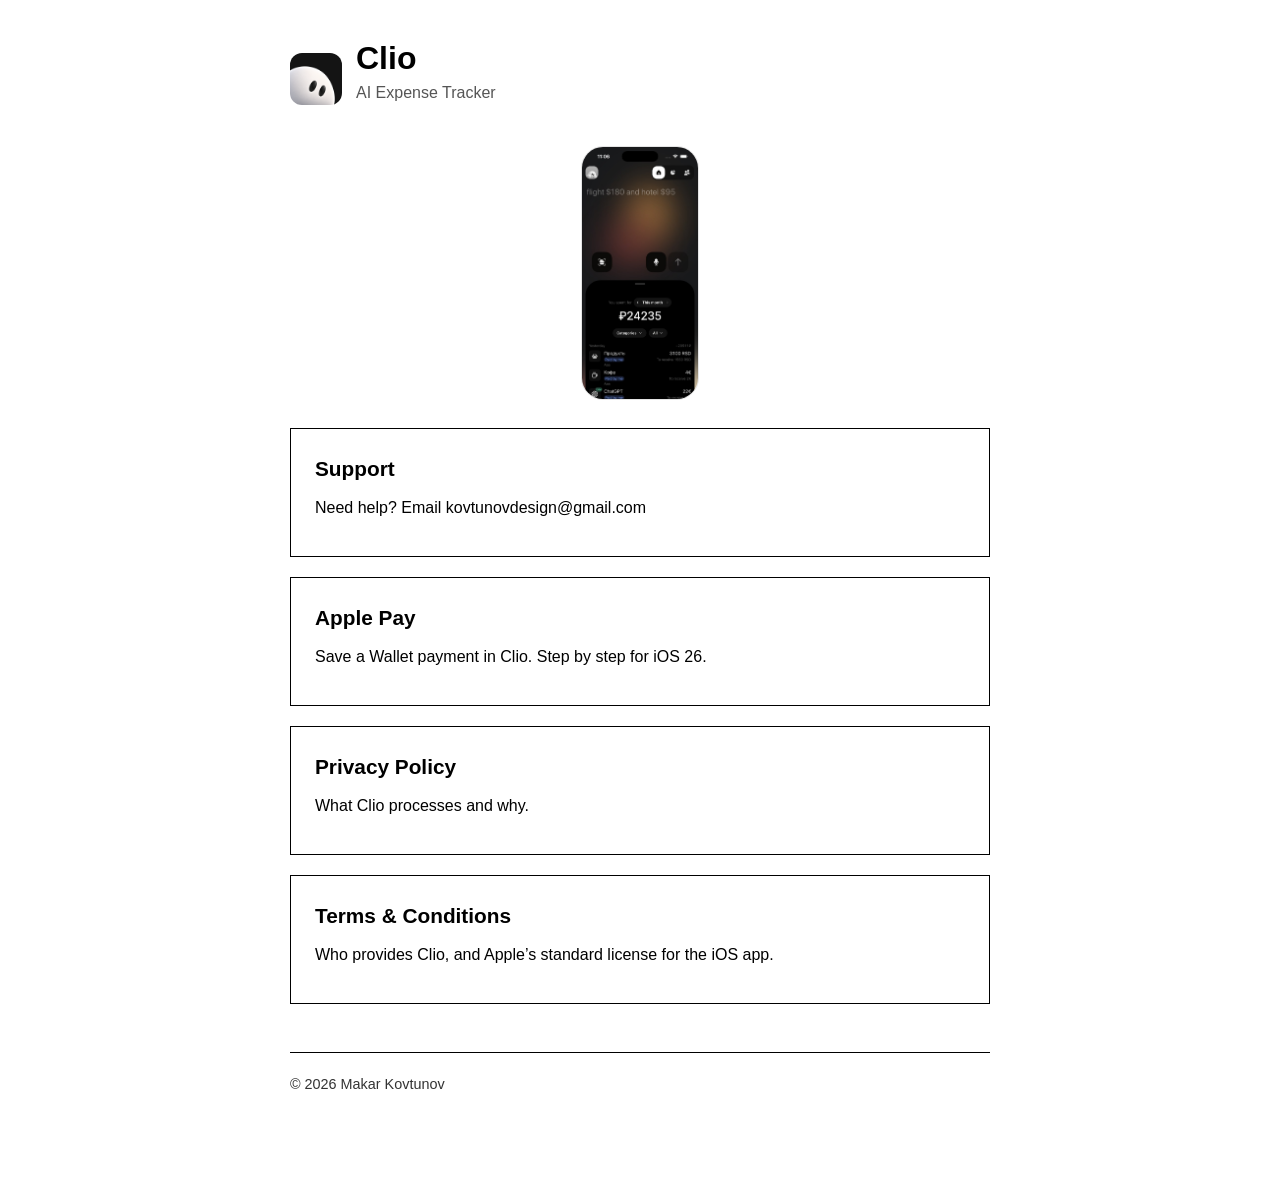
<file: index.html>
<!DOCTYPE html>
<html lang="en">
<head>
  <meta charset="utf-8" />
  <meta name="viewport" content="width=device-width, initial-scale=1" />
  <title>Clio — AI Expense Tracker</title>
  <link rel="stylesheet" href="style.css" />
  <link rel="icon" href="assets/icon.png" />
</head>
<body>
  <div class="wrap">
    <header class="landing-header">
      <div class="brand">
        <img class="logo" src="assets/icon.png" alt="" width="52" height="52" />
        <div>
          <h1>Clio</h1>
          <p class="subtitle">AI Expense Tracker</p>
        </div>
      </div>
    </header>

    <div class="hero">
      <div class="hero-frame">
        <img src="assets/hero.jpg" alt="Clio home screen" />
      </div>
    </div>

    <div class="cards">
      <a class="card" href="mailto:kovtunovdesign@gmail.com">
        <h2>Support</h2>
        <p>Need help? Email kovtunovdesign@gmail.com</p>
      </a>
      <a class="card" href="apple-pay.html">
        <h2>Apple Pay</h2>
        <p>Save a Wallet payment in Clio. Step by step for iOS 26.</p>
      </a>
      <a class="card" href="privacy-policy.html">
        <h2>Privacy Policy</h2>
        <p>What Clio processes and why.</p>
      </a>
      <a class="card" href="terms-and-conditions.html">
        <h2>Terms &amp; Conditions</h2>
        <p>Who provides Clio, and Apple’s standard license for the iOS app.</p>
      </a>
    </div>

    <footer><p>© 2026 Makar Kovtunov</p></footer>
  </div>
</body>
</html>
</file>
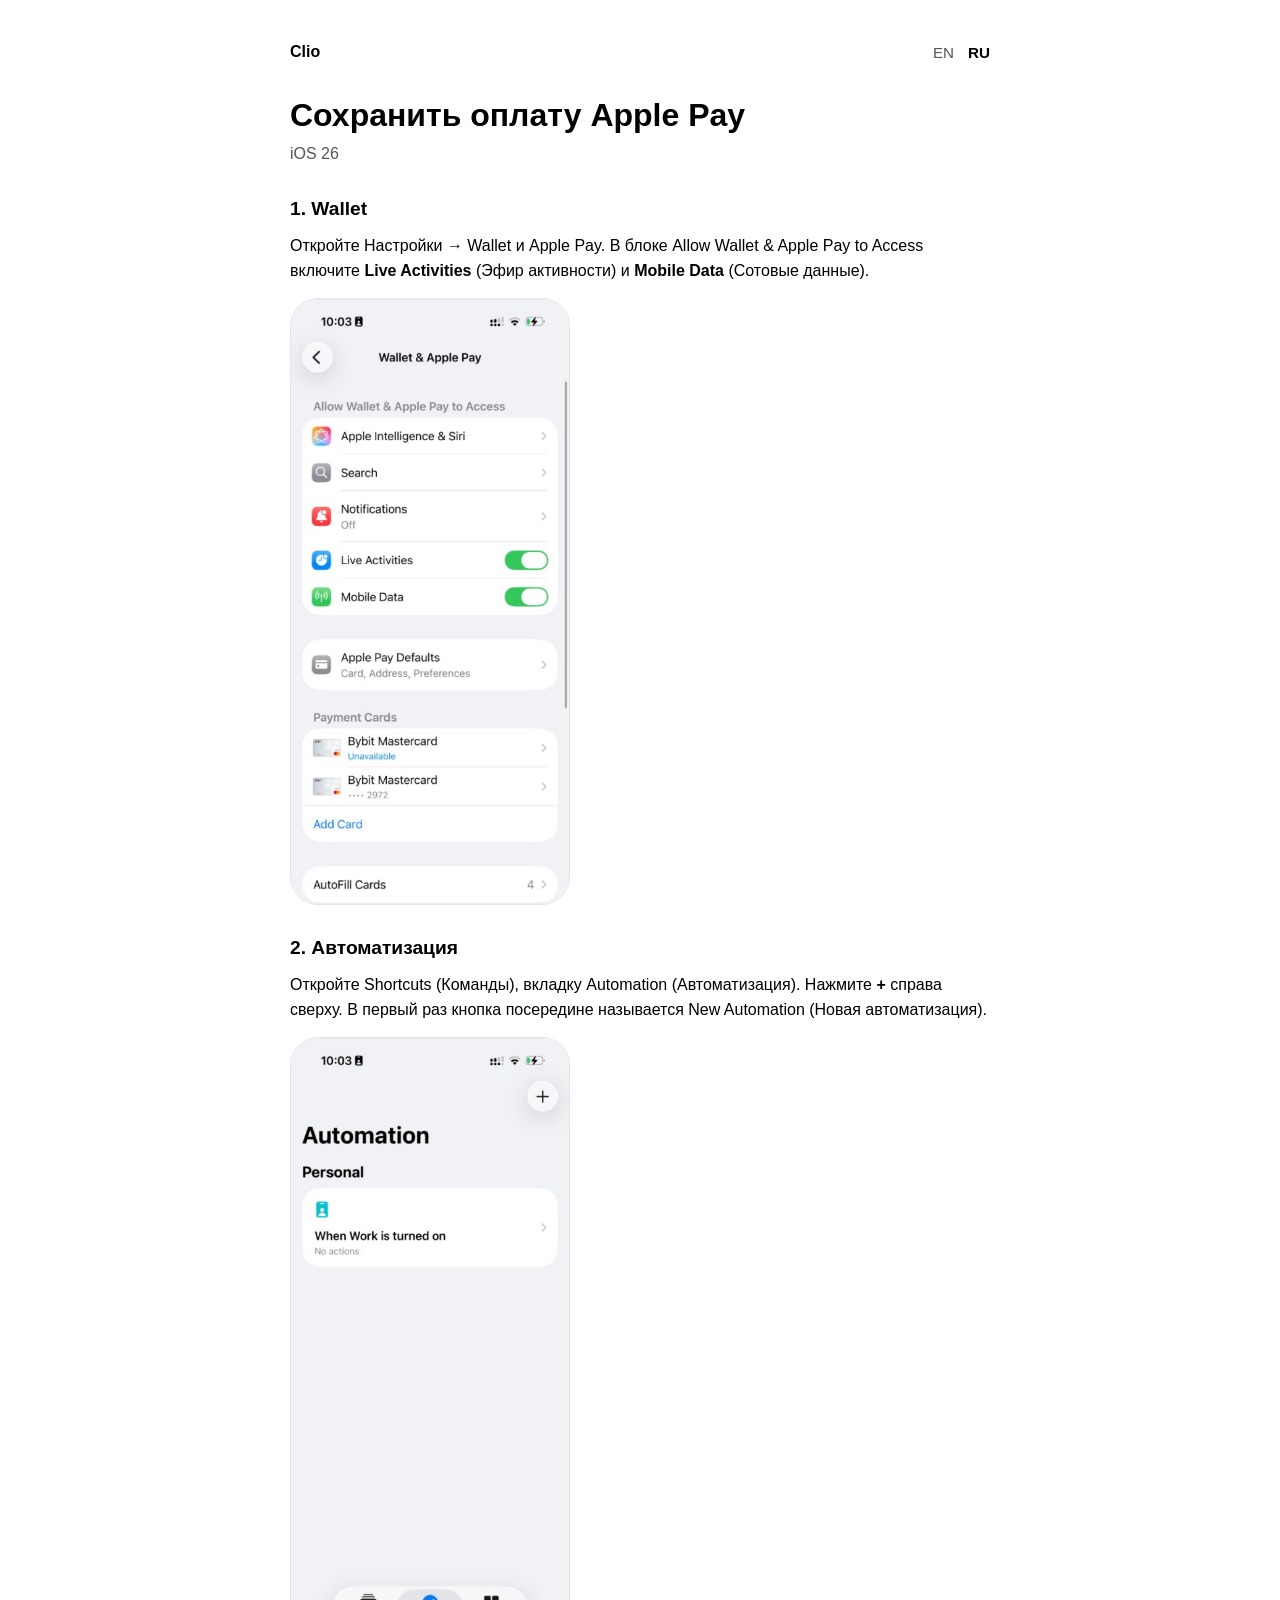
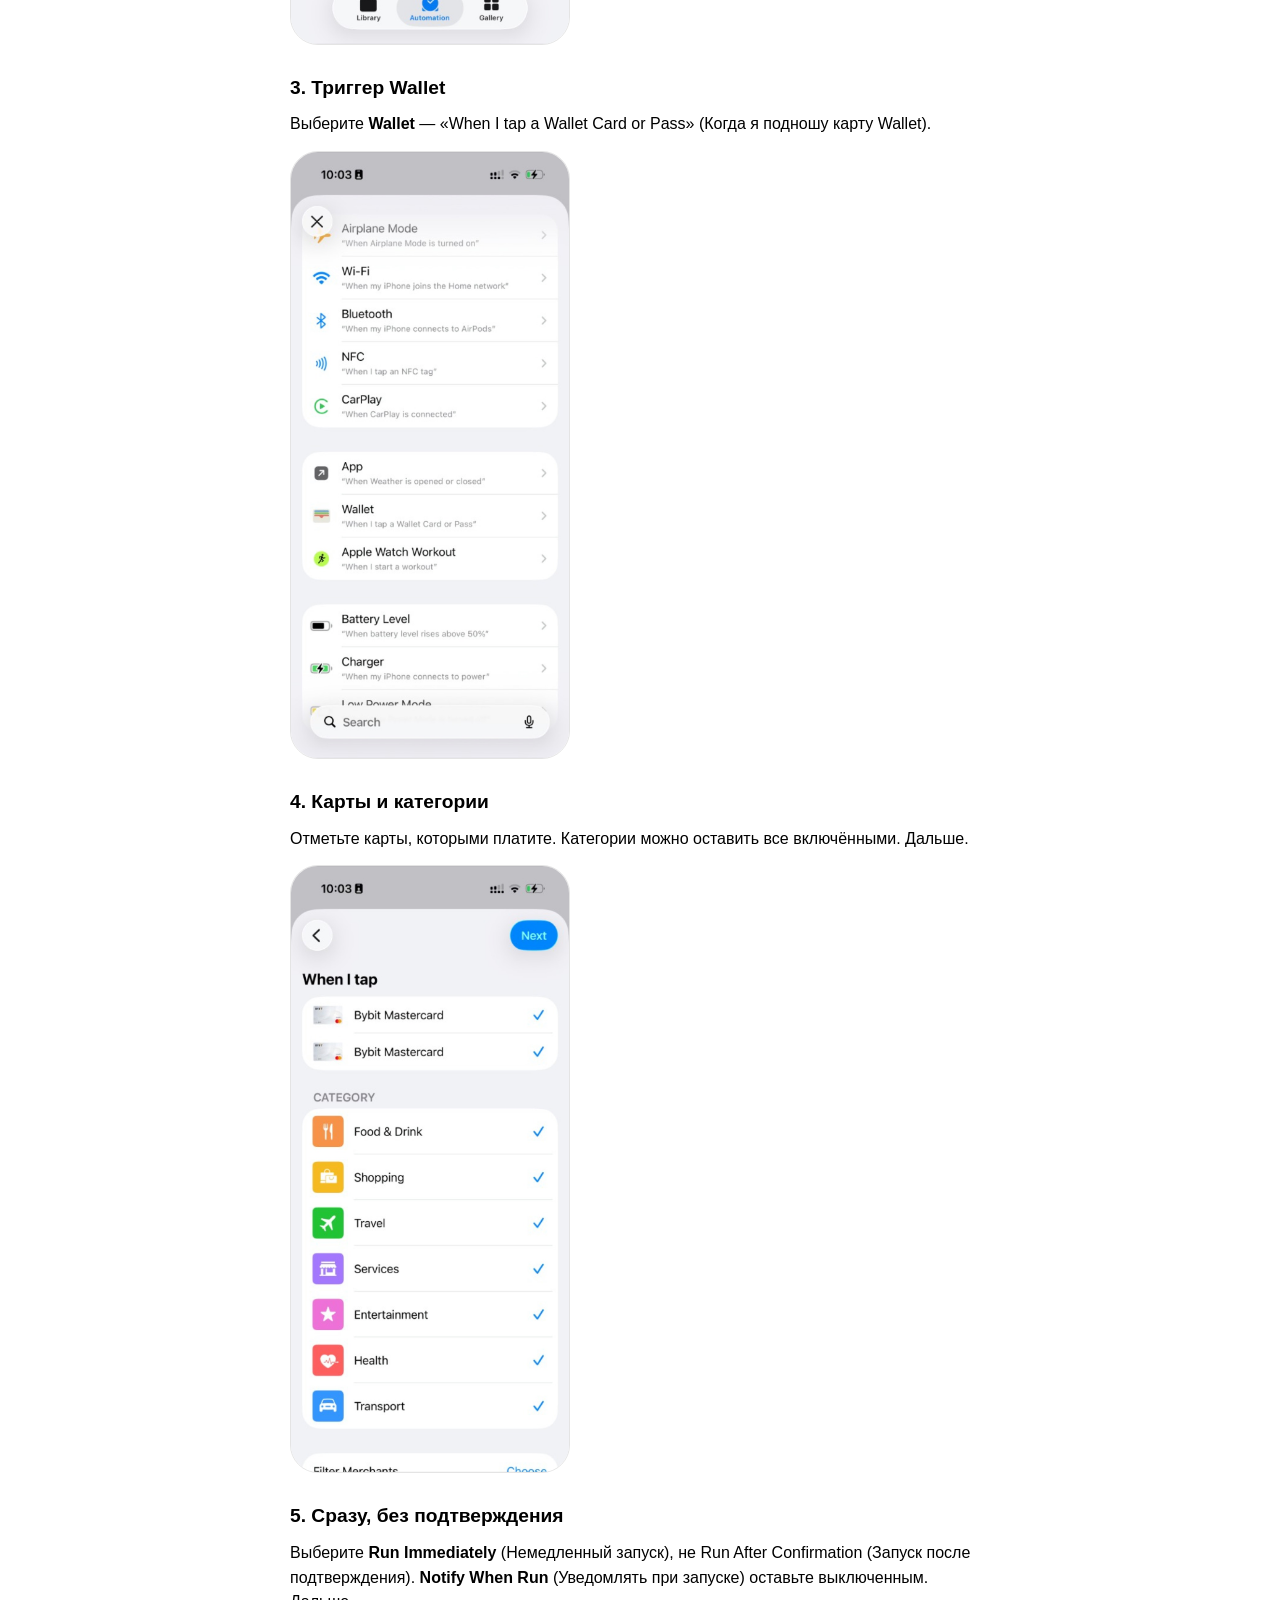
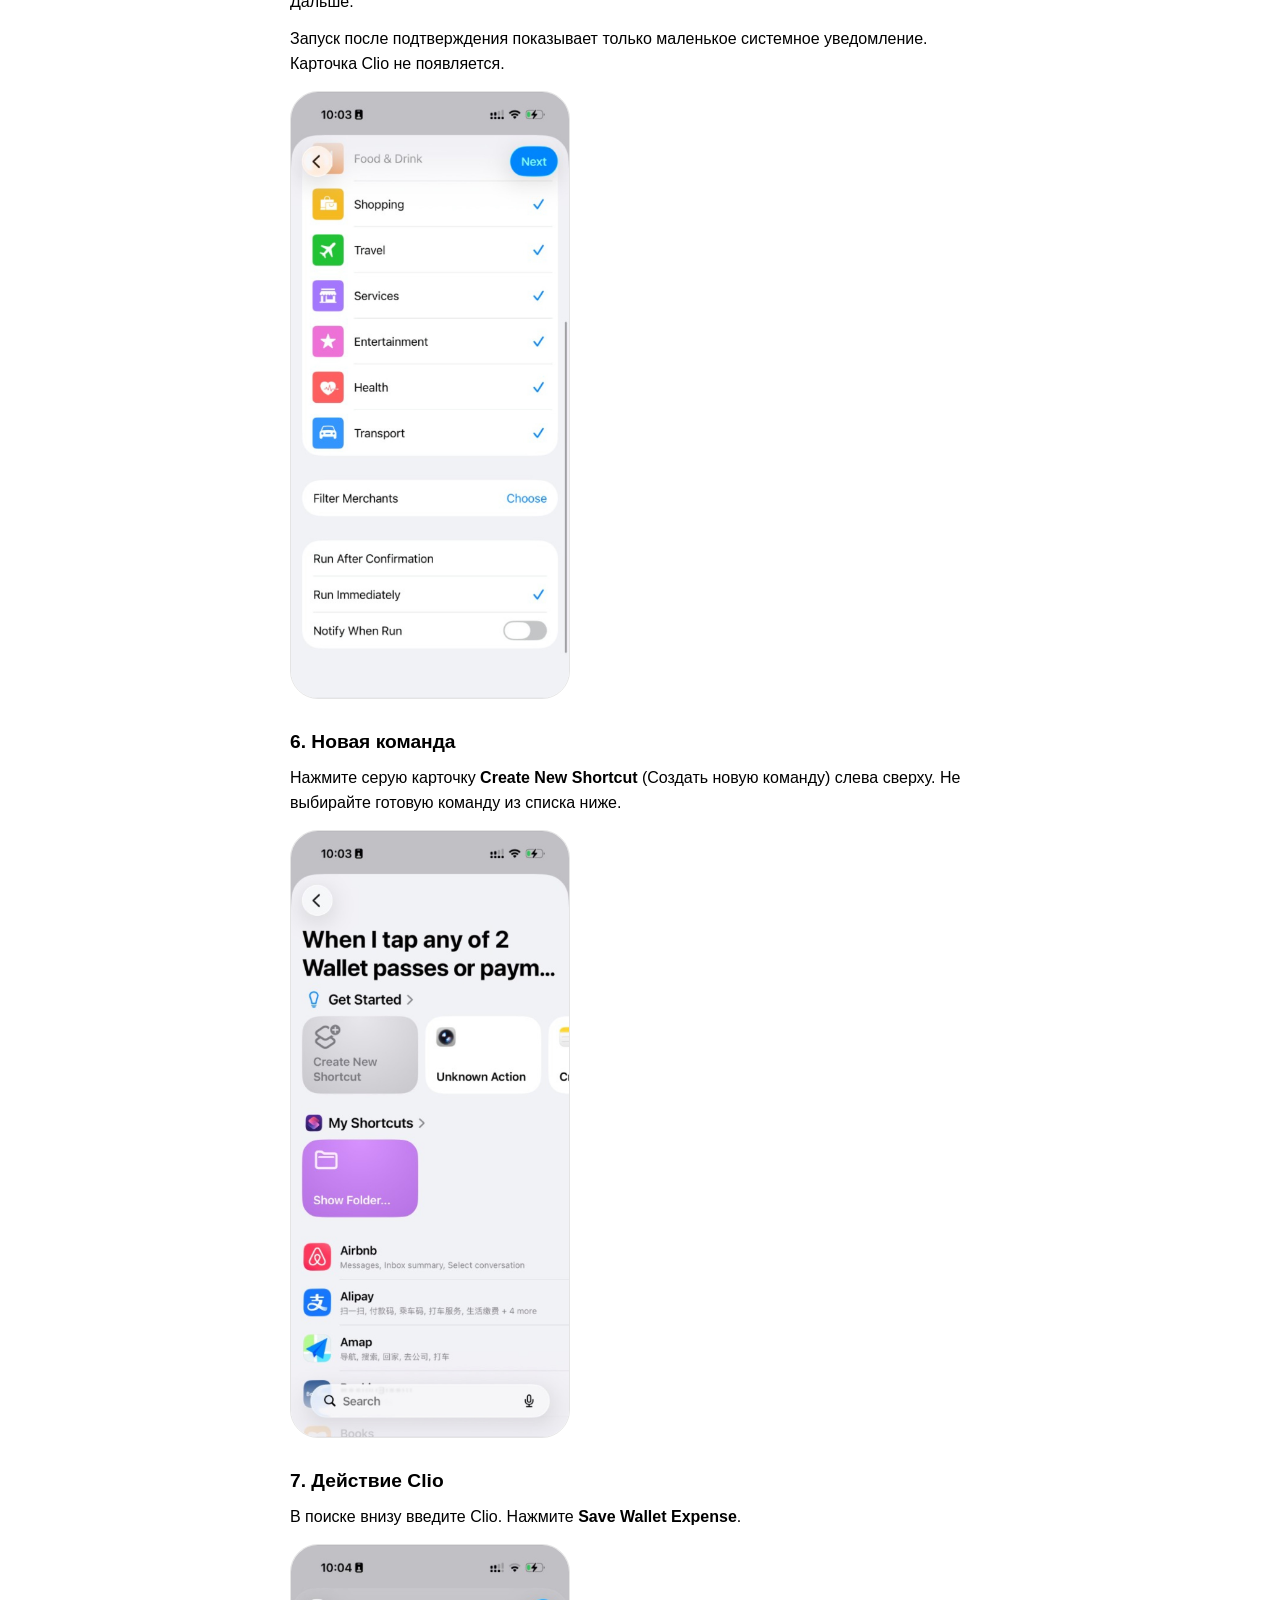
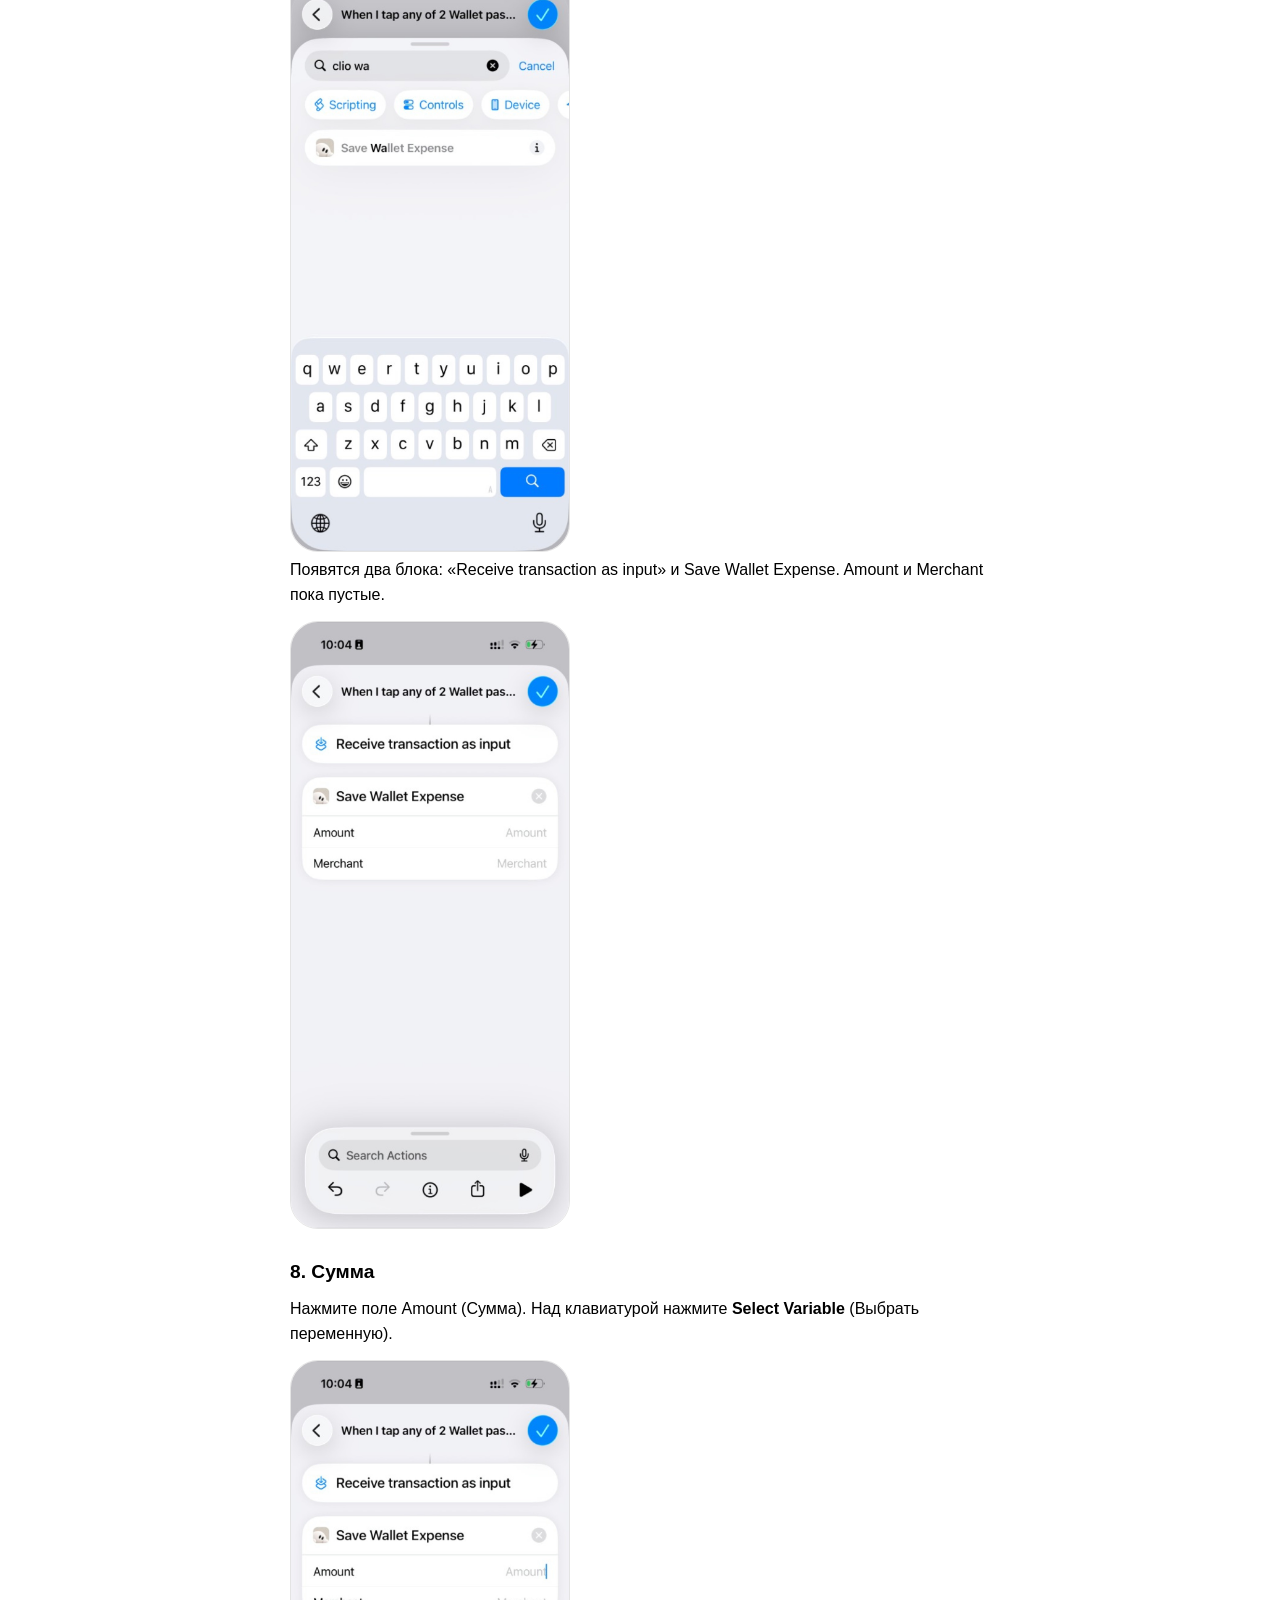
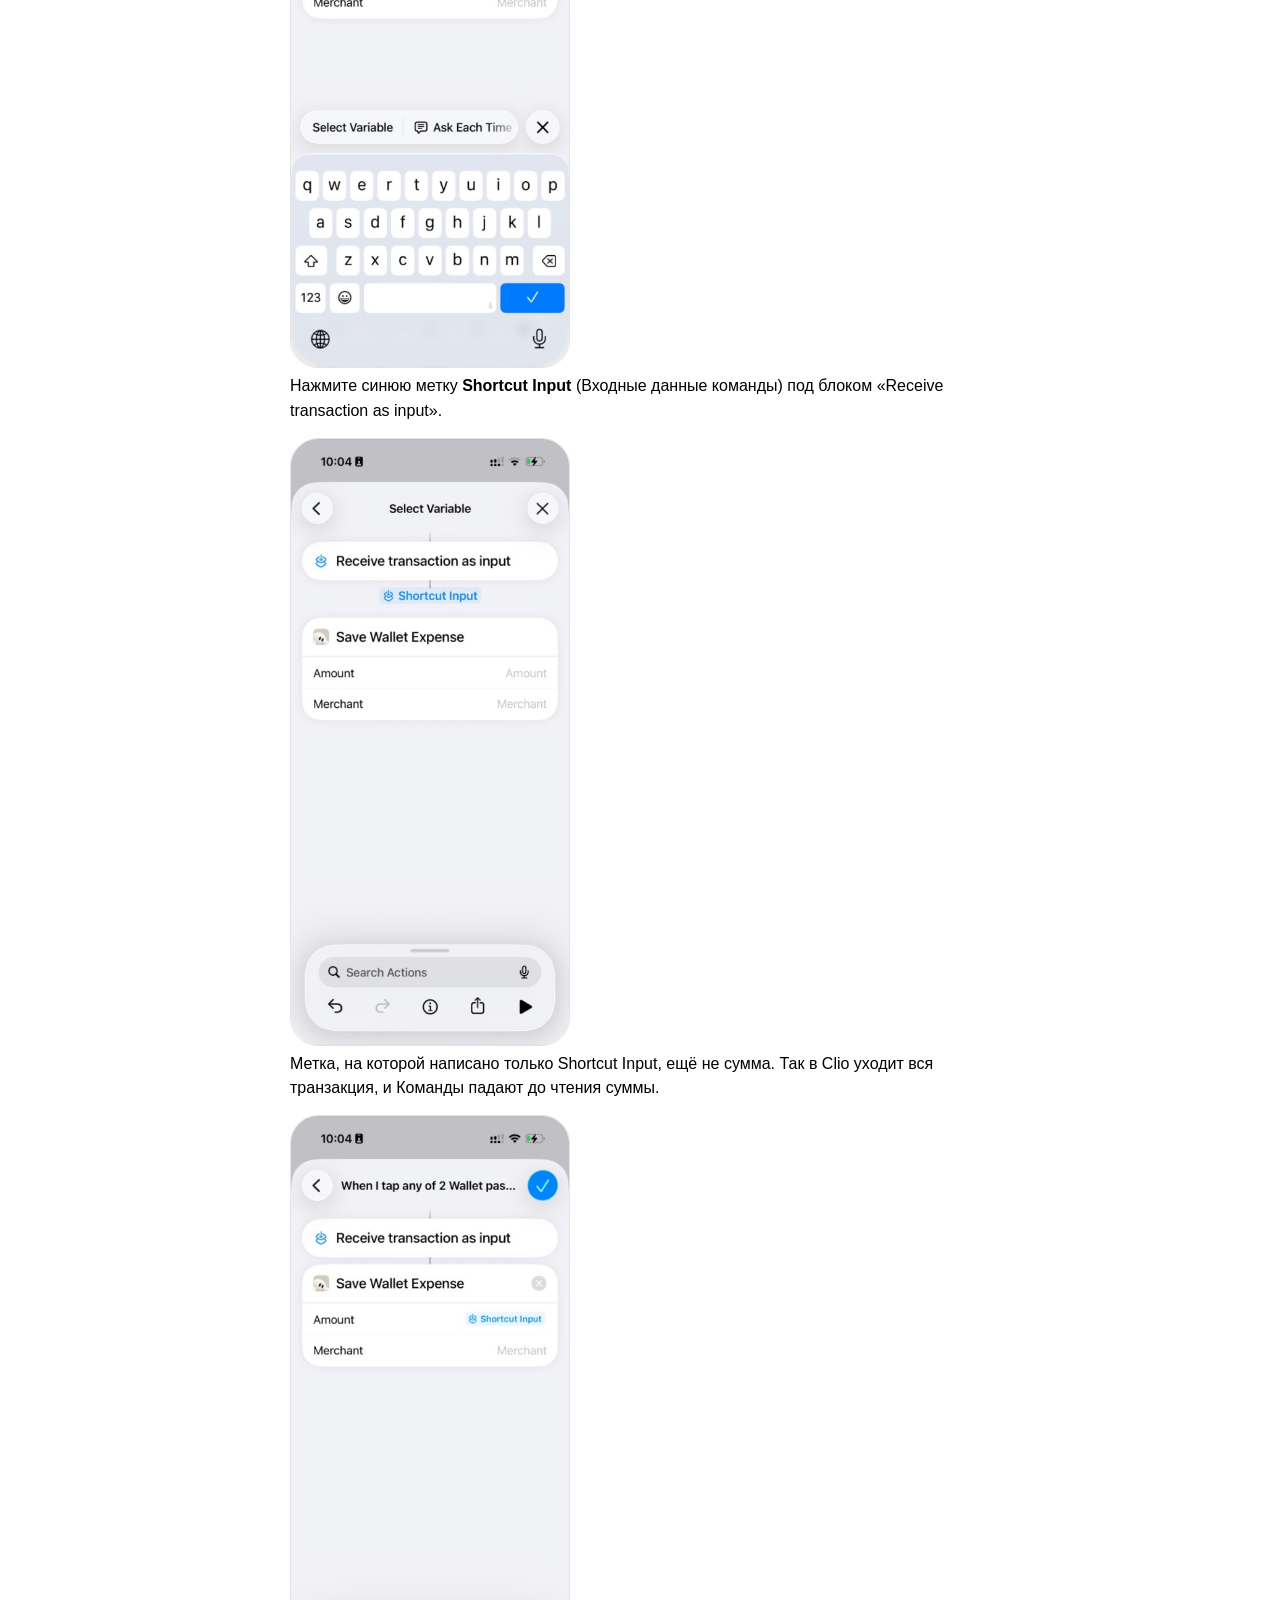
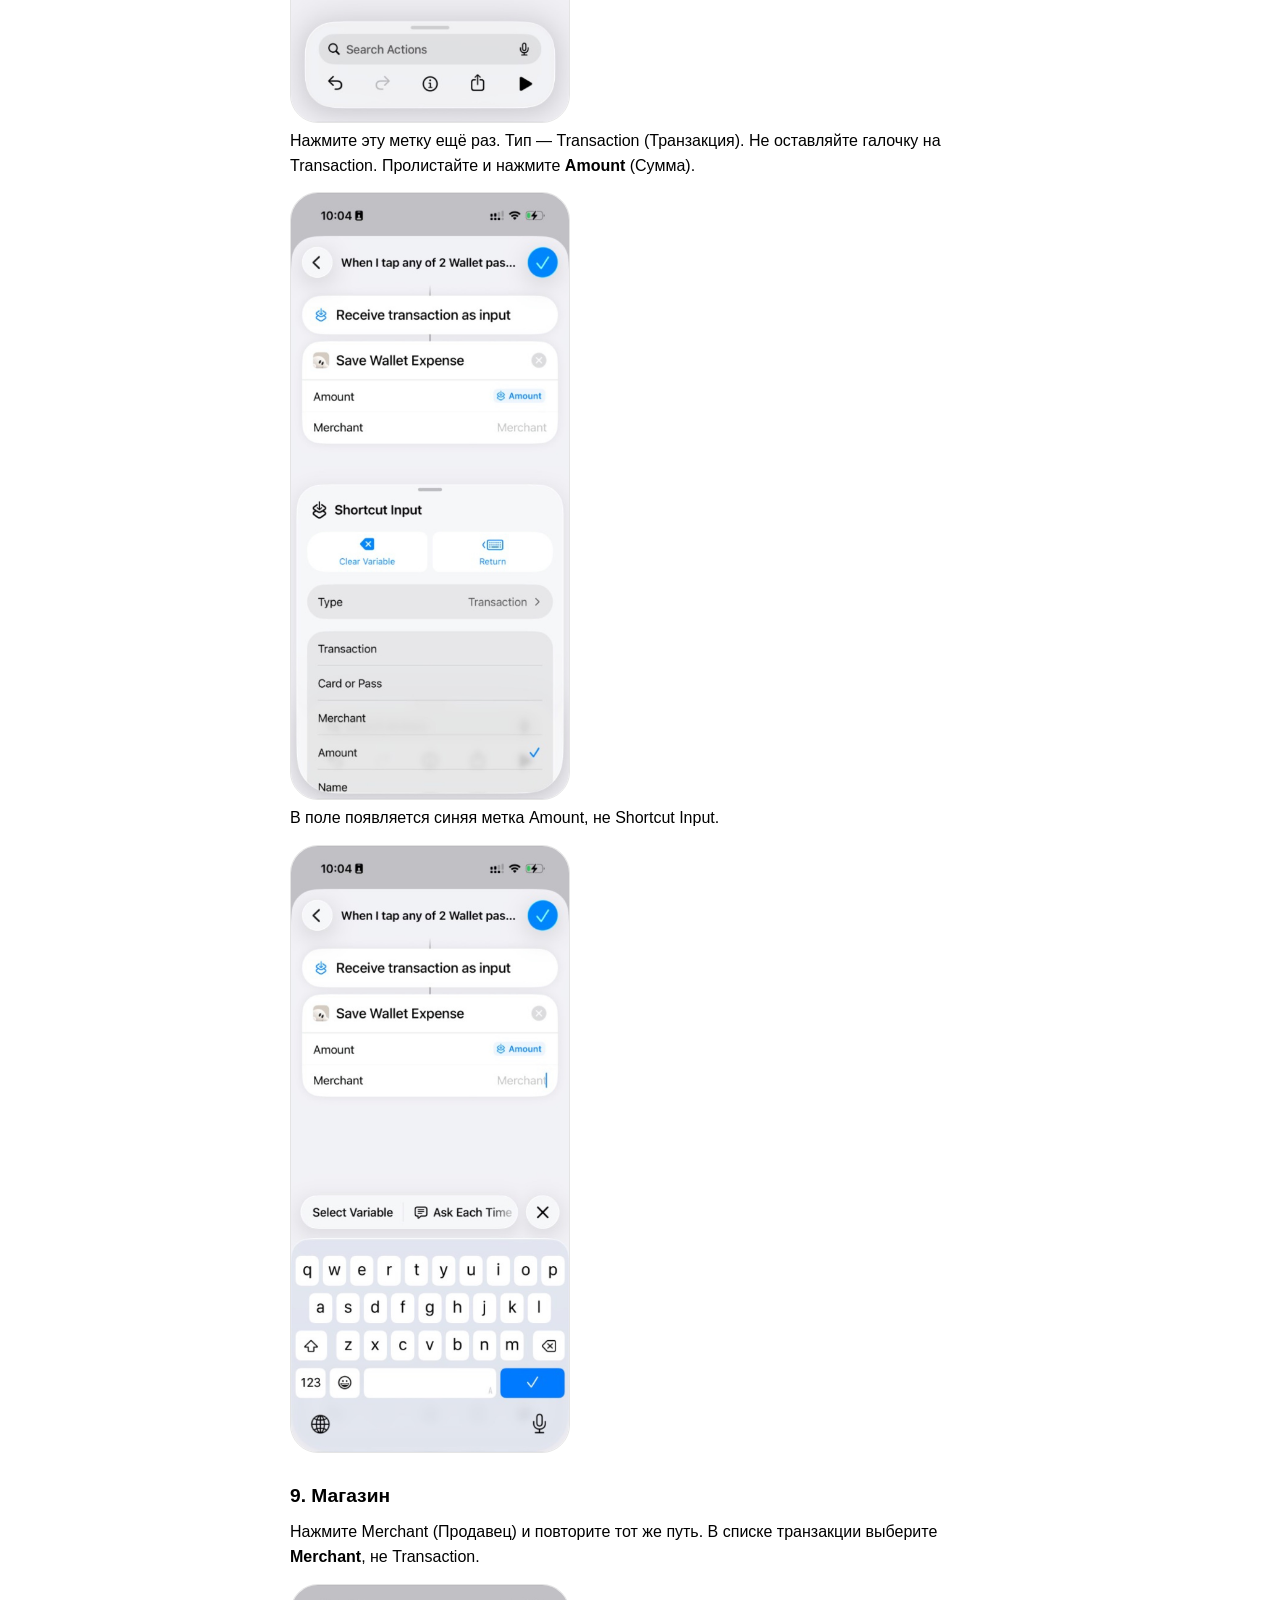
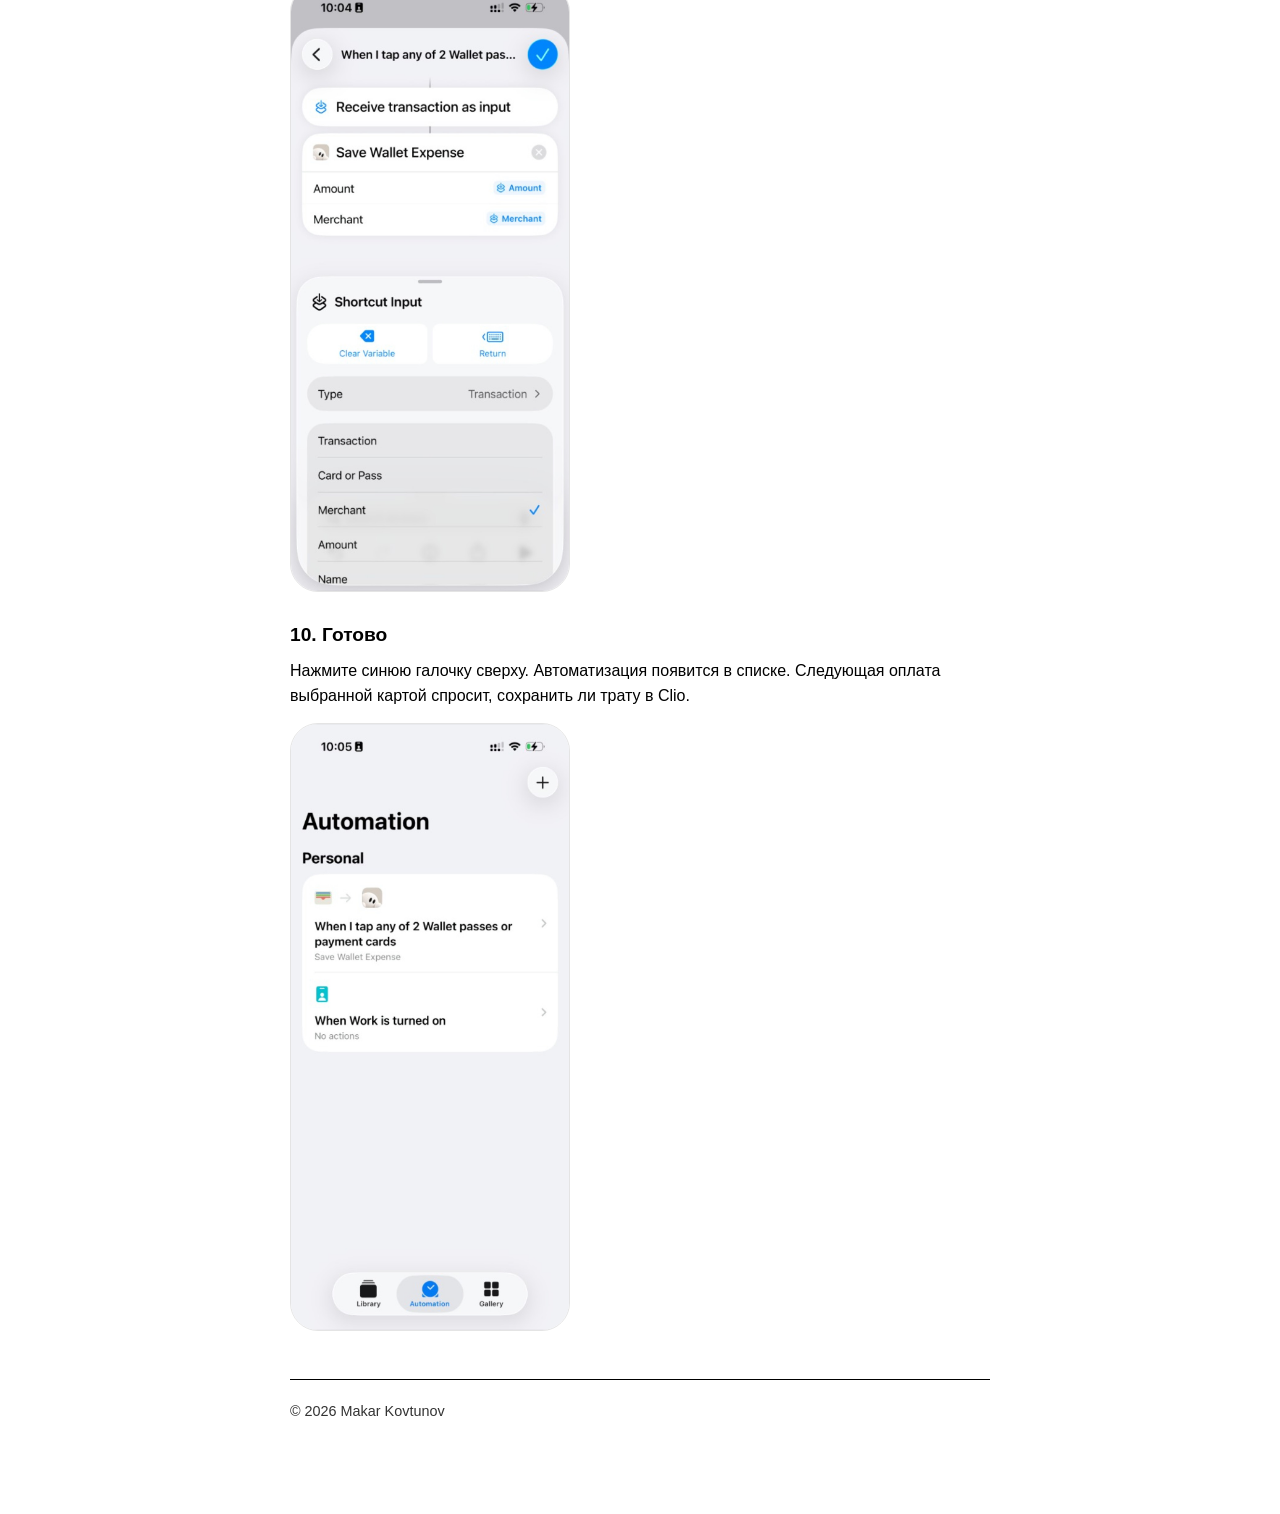
<file: apple-pay-ru.html>
<!DOCTYPE html>
<html lang="ru">
<head>
  <meta charset="utf-8" />
  <meta name="viewport" content="width=device-width, initial-scale=1" />
  <title>Apple Pay — Clio</title>
  <link rel="stylesheet" href="style.css" />
  <link rel="icon" href="assets/icon.png" />
</head>
<body>
  <div class="wrap">
    <header>
      <a class="home" href="index.html">Clio</a>
      <nav class="langs" aria-label="Язык">
        <a href="apple-pay.html" lang="en">EN</a>
        <a href="apple-pay-ru.html" aria-current="page" lang="ru">RU</a>
      </nav>
    </header>

    <h1>Сохранить оплату Apple Pay</h1>
    <p class="updated">iOS 26</p>

    <h2>1. Wallet</h2>
    <p>Откройте Настройки → Wallet и Apple Pay. В блоке Allow Wallet &amp; Apple Pay to Access включите <strong>Live Activities</strong> (Эфир активности) и <strong>Mobile Data</strong> (Сотовые данные).</p>
    <figure class="shot">
      <img src="assets/apple-pay/01-wallet.jpg" alt="Настройки Wallet: Live Activities и Mobile Data включены" />
    </figure>

    <h2>2. Автоматизация</h2>
    <p>Откройте Shortcuts (Команды), вкладку Automation (Автоматизация). Нажмите <strong>+</strong> справа сверху. В первый раз кнопка посередине называется New Automation (Новая автоматизация).</p>
    <figure class="shot">
      <img src="assets/apple-pay/02-automation.jpg" alt="Вкладка Automation и кнопка плюс" />
    </figure>

    <h2>3. Триггер Wallet</h2>
    <p>Выберите <strong>Wallet</strong> — «When I tap a Wallet Card or Pass» (Когда я подношу карту Wallet).</p>
    <figure class="shot">
      <img src="assets/apple-pay/03-trigger.jpg" alt="Пункт Wallet в списке триггеров" />
    </figure>

    <h2>4. Карты и категории</h2>
    <p>Отметьте карты, которыми платите. Категории можно оставить все включёнными. Дальше.</p>
    <figure class="shot">
      <img src="assets/apple-pay/04-cards.jpg" alt="Выбраны обе карты и все категории" />
    </figure>

    <h2>5. Сразу, без подтверждения</h2>
    <p>Выберите <strong>Run Immediately</strong> (Немедленный запуск), не Run After Confirmation (Запуск после подтверждения). <strong>Notify When Run</strong> (Уведомлять при запуске) оставьте выключенным. Дальше.</p>
    <p>Запуск после подтверждения показывает только маленькое системное уведомление. Карточка Clio не появляется.</p>
    <figure class="shot">
      <img src="assets/apple-pay/05-run.jpg" alt="Выбран Run Immediately, Notify When Run выключен" />
    </figure>

    <h2>6. Новая команда</h2>
    <p>Нажмите серую карточку <strong>Create New Shortcut</strong> (Создать новую команду) слева сверху. Не выбирайте готовую команду из списка ниже.</p>
    <figure class="shot">
      <img src="assets/apple-pay/06-new-shortcut.jpg" alt="Серая карточка Create New Shortcut" />
    </figure>

    <h2>7. Действие Clio</h2>
    <p>В поиске внизу введите Clio. Нажмите <strong>Save Wallet Expense</strong>.</p>
    <figure class="shot">
      <img src="assets/apple-pay/07-search.jpg" alt="В поиске найдено Save Wallet Expense" />
    </figure>
    <p>Появятся два блока: «Receive transaction as input» и Save Wallet Expense. Amount и Merchant пока пустые.</p>
    <figure class="shot">
      <img src="assets/apple-pay/08-action.jpg" alt="Действие Save Wallet Expense с пустыми Amount и Merchant" />
    </figure>

    <h2>8. Сумма</h2>
    <p>Нажмите поле Amount (Сумма). Над клавиатурой нажмите <strong>Select Variable</strong> (Выбрать переменную).</p>
    <figure class="shot">
      <img src="assets/apple-pay/09-amount-field.jpg" alt="Поле Amount и кнопка Select Variable над клавиатурой" />
    </figure>
    <p>Нажмите синюю метку <strong>Shortcut Input</strong> (Входные данные команды) под блоком «Receive transaction as input».</p>
    <figure class="shot">
      <img src="assets/apple-pay/10-select-variable.jpg" alt="Экран Select Variable с меткой Shortcut Input" />
    </figure>
    <p>Метка, на которой написано только Shortcut Input, ещё не сумма. Так в Clio уходит вся транзакция, и Команды падают до чтения суммы.</p>
    <figure class="shot">
      <img src="assets/apple-pay/11-shortcut-input.jpg" alt="В Amount пока стоит весь Shortcut Input" />
    </figure>
    <p>Нажмите эту метку ещё раз. Тип — Transaction (Транзакция). Не оставляйте галочку на Transaction. Пролистайте и нажмите <strong>Amount</strong> (Сумма).</p>
    <figure class="shot">
      <img src="assets/apple-pay/12-amount-pick.jpg" alt="В списке свойств транзакции отмечен Amount" />
    </figure>
    <p>В поле появляется синяя метка Amount, не Shortcut Input.</p>
    <figure class="shot">
      <img src="assets/apple-pay/12-amount-set.jpg" alt="В поле Amount стоит свойство Amount" />
    </figure>

    <h2>9. Магазин</h2>
    <p>Нажмите Merchant (Продавец) и повторите тот же путь. В списке транзакции выберите <strong>Merchant</strong>, не Transaction.</p>
    <figure class="shot">
      <img src="assets/apple-pay/13-merchant.jpg" alt="В списке свойств транзакции отмечен Merchant" />
    </figure>

    <h2>10. Готово</h2>
    <p>Нажмите синюю галочку сверху. Автоматизация появится в списке. Следующая оплата выбранной картой спросит, сохранить ли трату в Clio.</p>
    <figure class="shot">
      <img src="assets/apple-pay/14-done.jpg" alt="Готовая автоматизация Save Wallet Expense в списке" />
    </figure>

    <footer><p>© 2026 Makar Kovtunov</p></footer>
  </div>
</body>
</html>
</file>
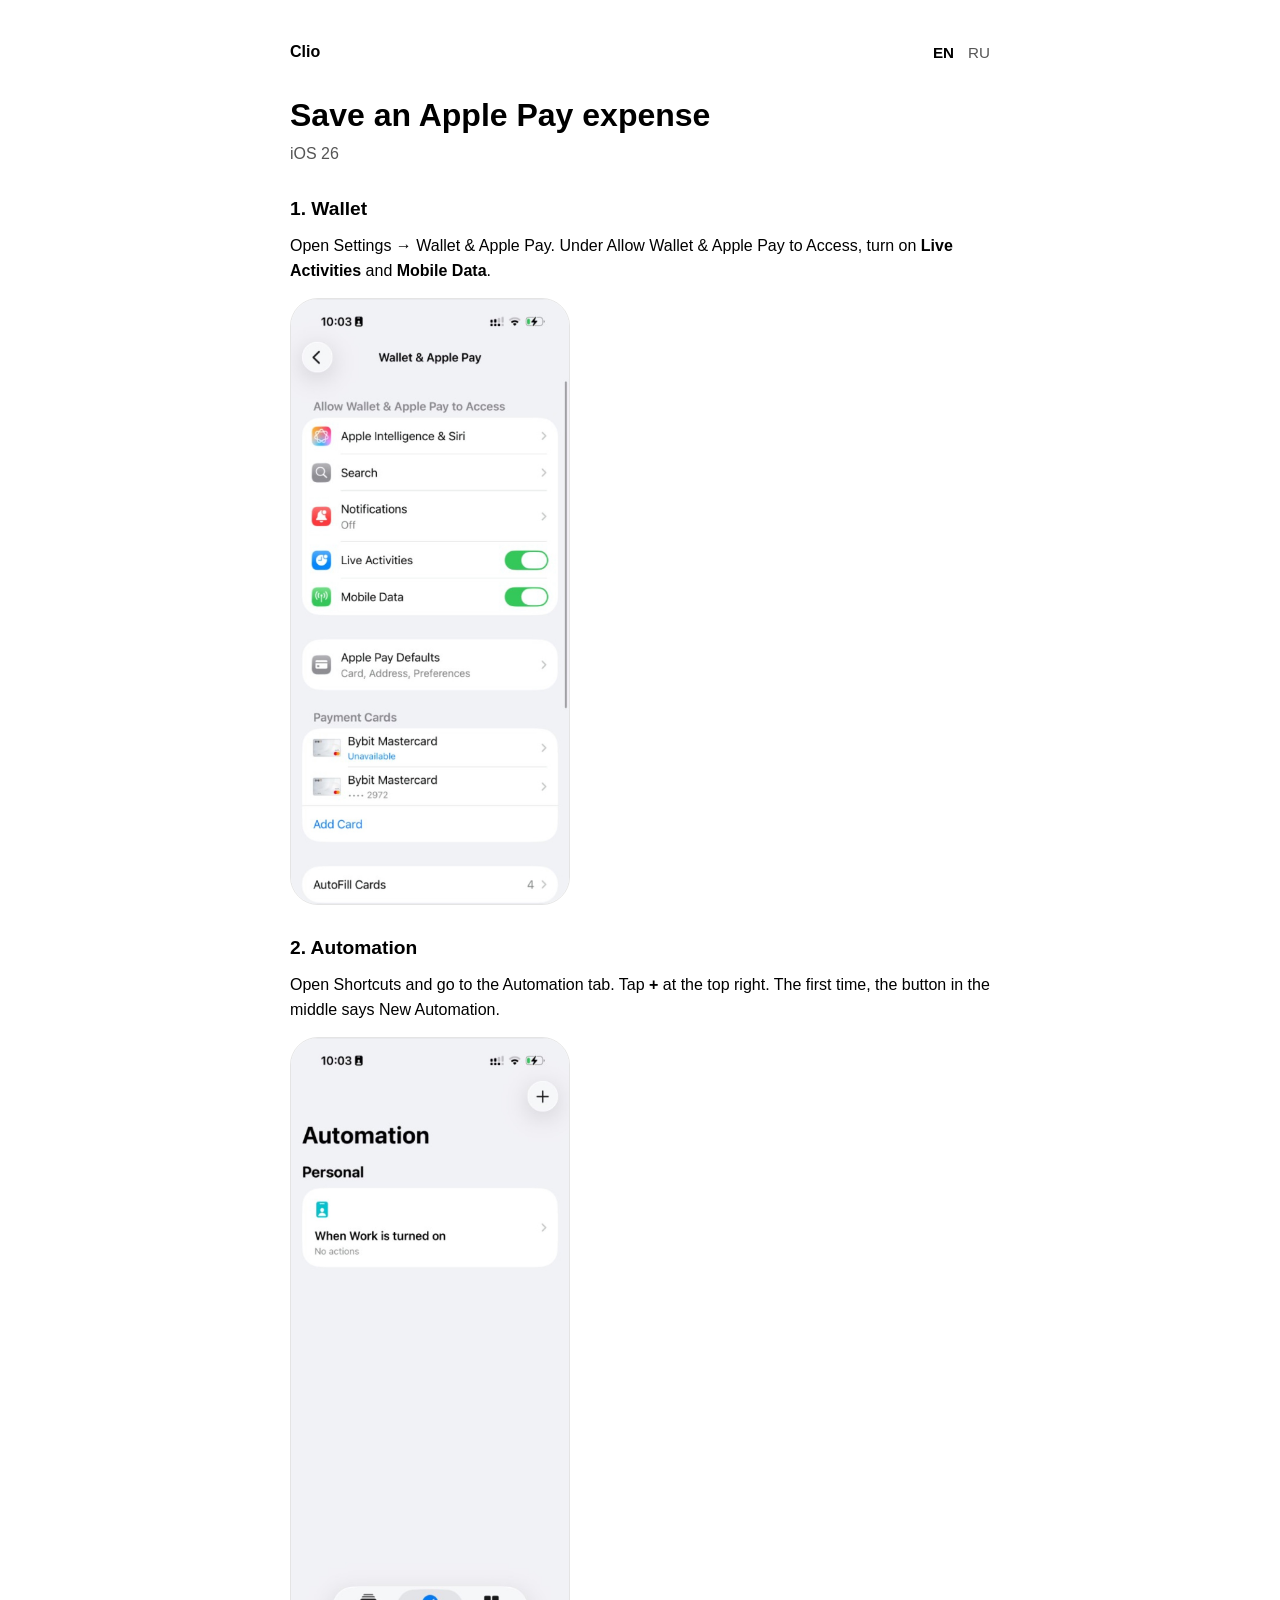
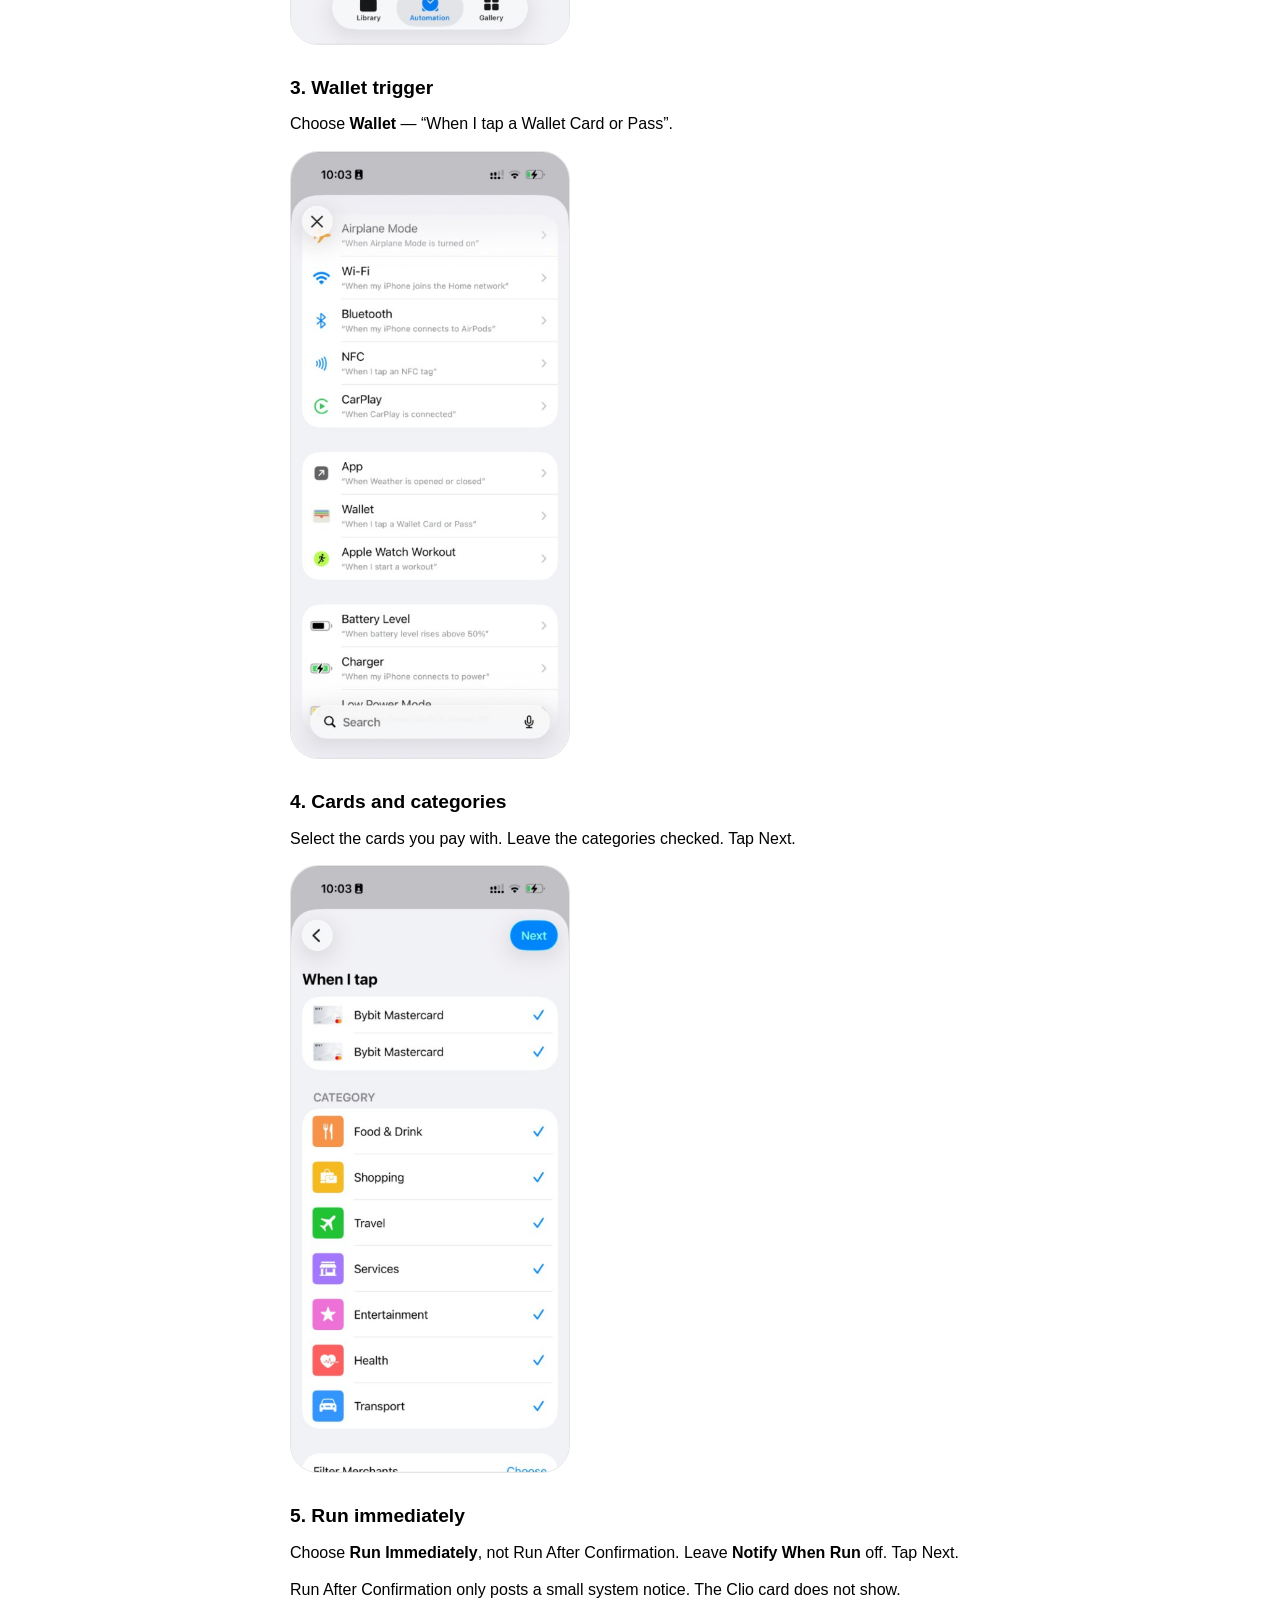
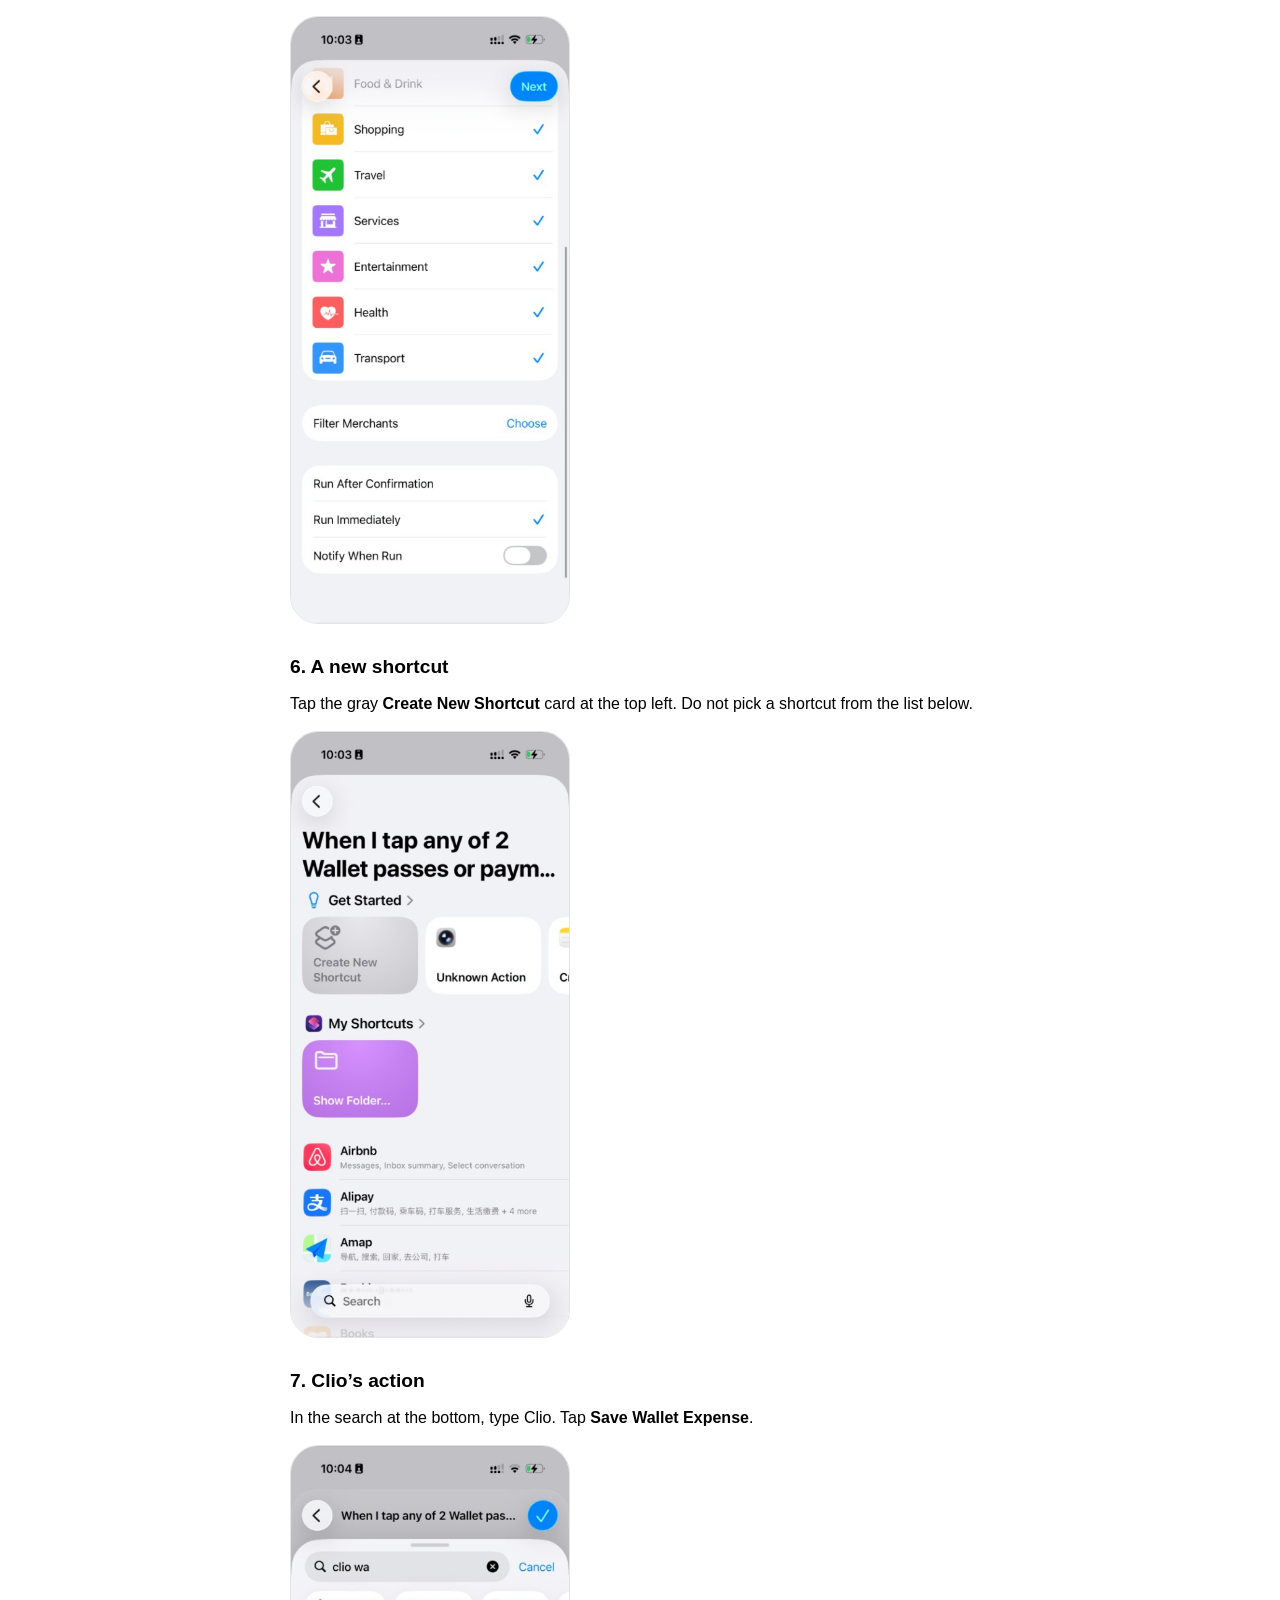
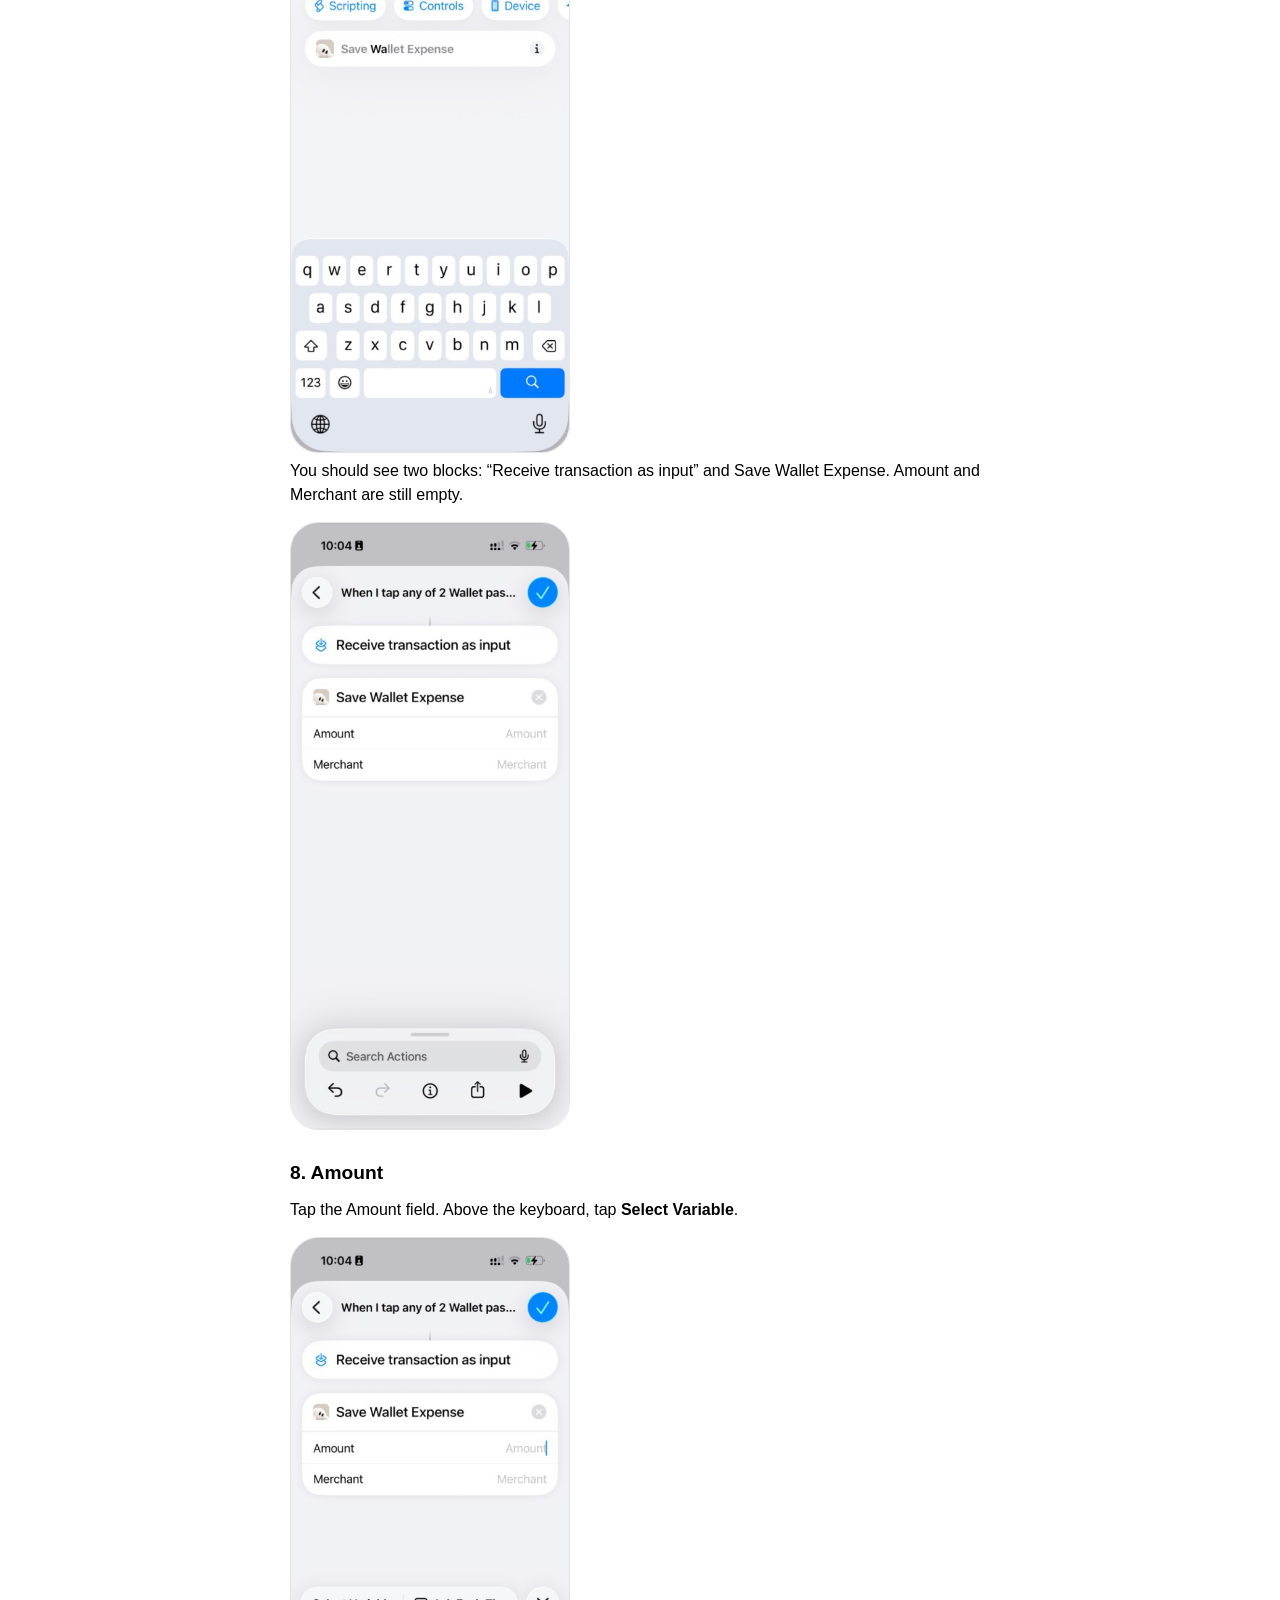
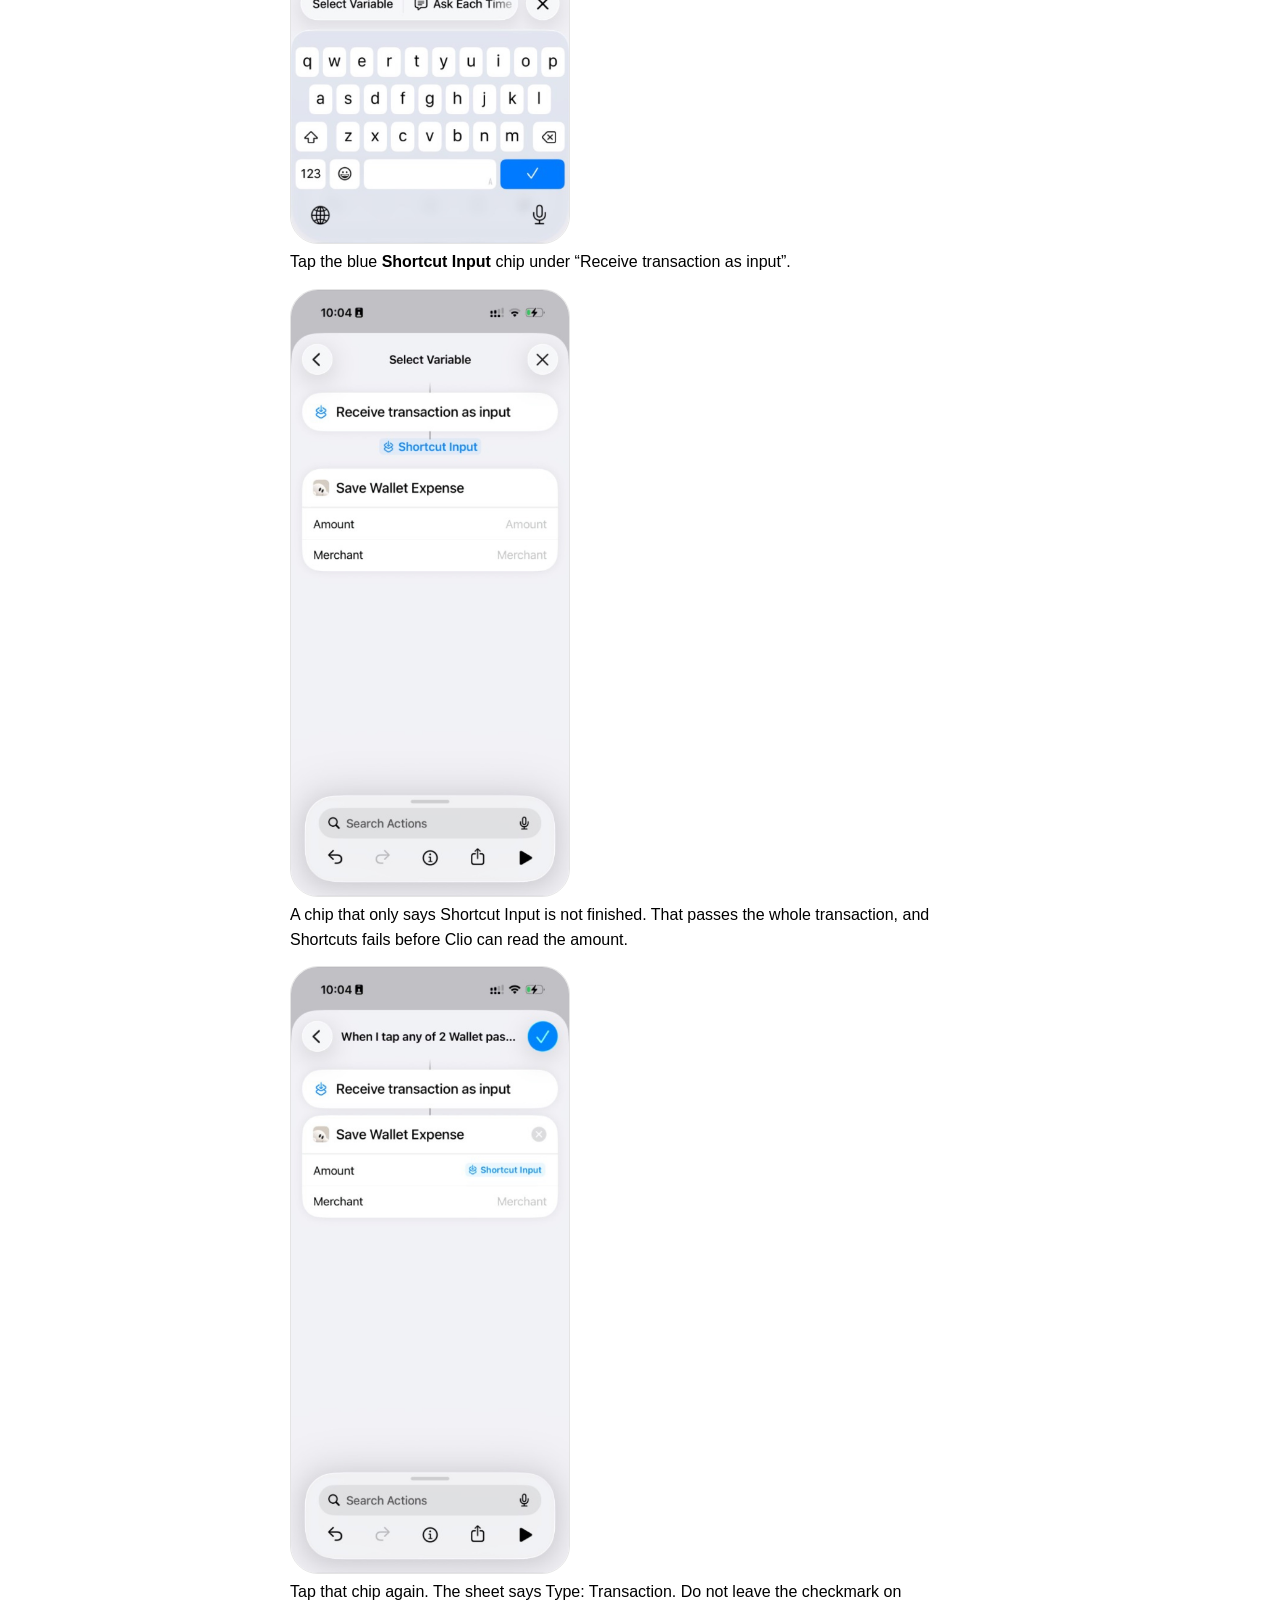
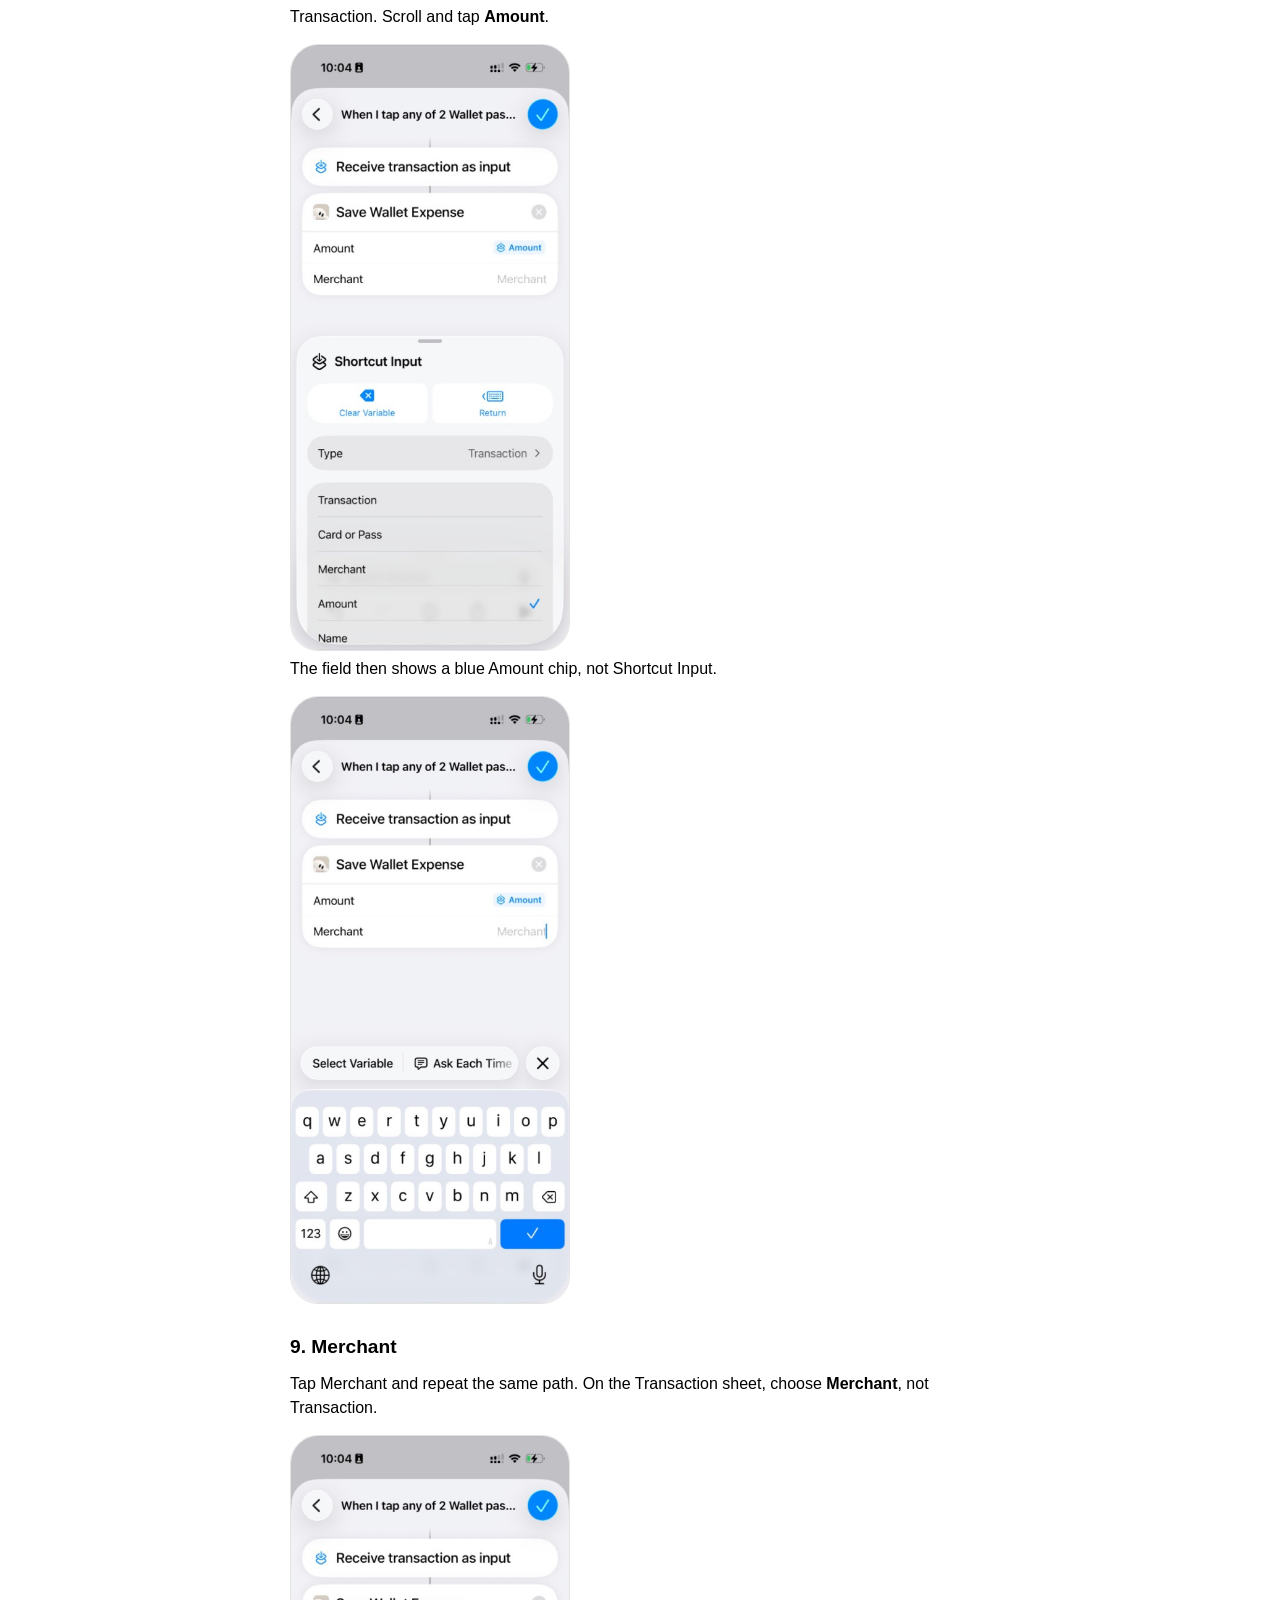
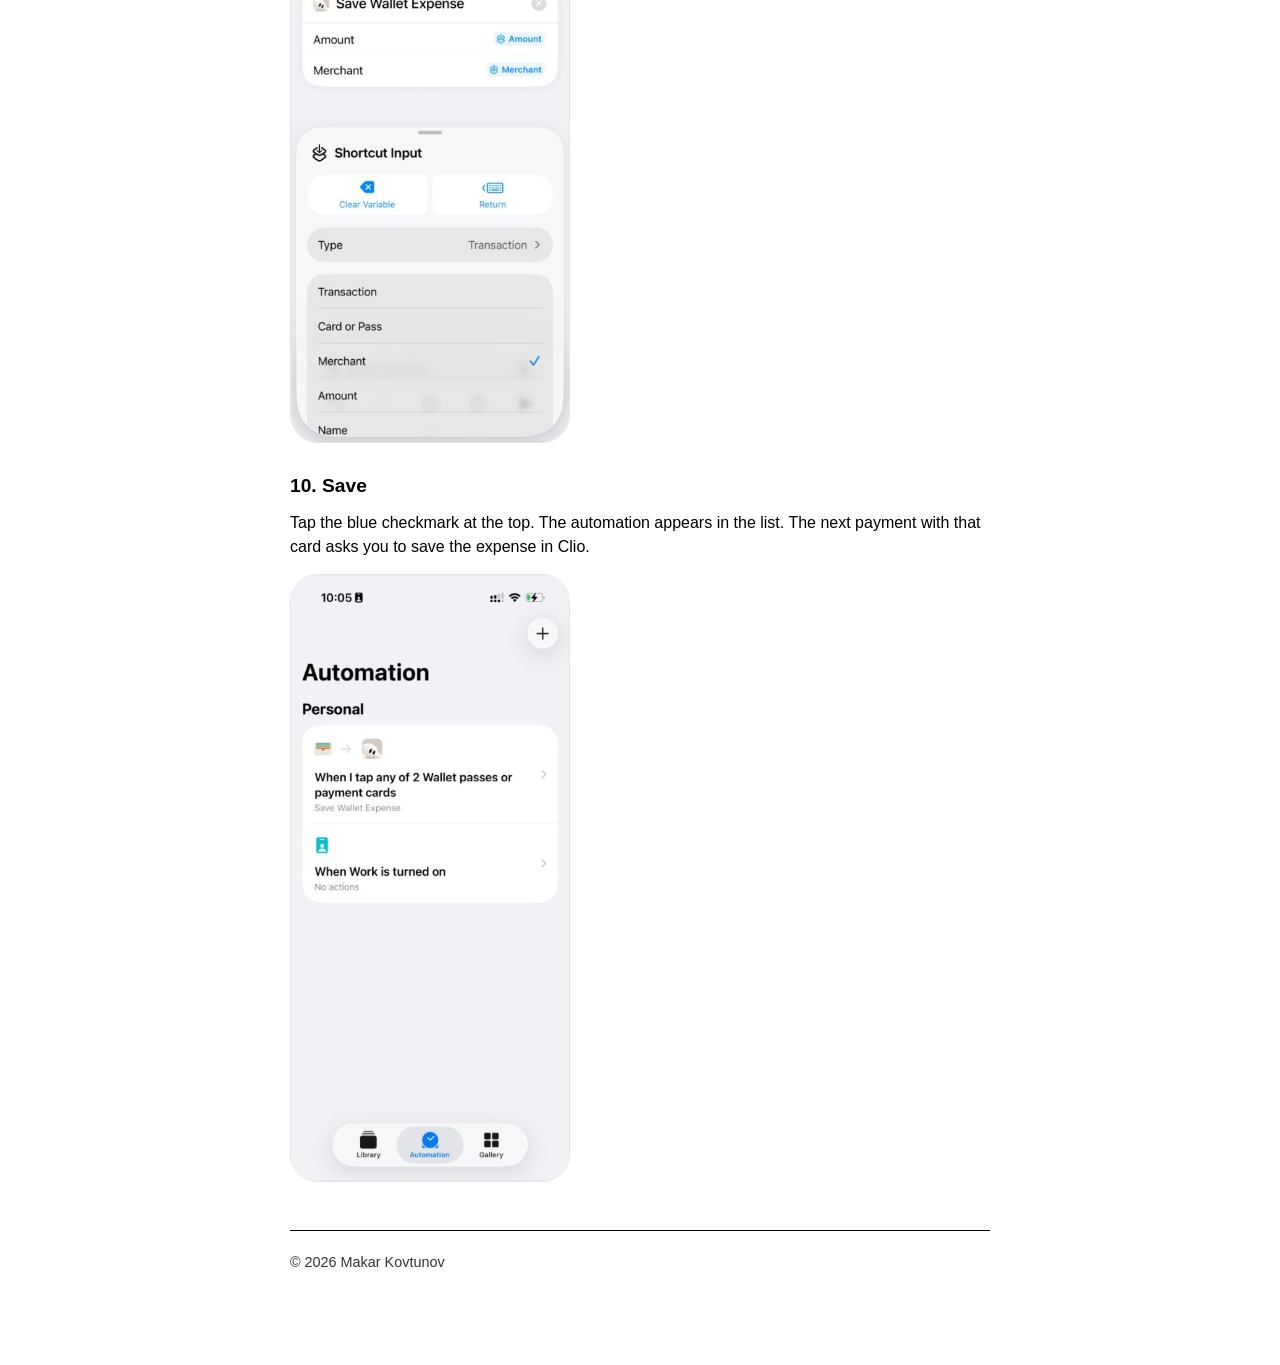
<file: apple-pay.html>
<!DOCTYPE html>
<html lang="en">
<head>
  <meta charset="utf-8" />
  <meta name="viewport" content="width=device-width, initial-scale=1" />
  <title>Apple Pay — Clio</title>
  <link rel="stylesheet" href="style.css" />
  <link rel="icon" href="assets/icon.png" />
</head>
<body>
  <div class="wrap">
    <header>
      <a class="home" href="index.html">Clio</a>
      <nav class="langs" aria-label="Language">
        <a href="apple-pay.html" aria-current="page" lang="en">EN</a>
        <a href="apple-pay-ru.html" lang="ru">RU</a>
      </nav>
    </header>

    <h1>Save an Apple Pay expense</h1>
    <p class="updated">iOS 26</p>

    <h2>1. Wallet</h2>
    <p>Open Settings → Wallet &amp; Apple Pay. Under Allow Wallet &amp; Apple Pay to Access, turn on <strong>Live Activities</strong> and <strong>Mobile Data</strong>.</p>
    <figure class="shot">
      <img src="assets/apple-pay/01-wallet.jpg" alt="Wallet and Apple Pay settings with Live Activities and Mobile Data on" />
    </figure>

    <h2>2. Automation</h2>
    <p>Open Shortcuts and go to the Automation tab. Tap <strong>+</strong> at the top right. The first time, the button in the middle says New Automation.</p>
    <figure class="shot">
      <img src="assets/apple-pay/02-automation.jpg" alt="Automation tab with the plus button" />
    </figure>

    <h2>3. Wallet trigger</h2>
    <p>Choose <strong>Wallet</strong> — “When I tap a Wallet Card or Pass”.</p>
    <figure class="shot">
      <img src="assets/apple-pay/03-trigger.jpg" alt="Wallet in the list of automation triggers" />
    </figure>

    <h2>4. Cards and categories</h2>
    <p>Select the cards you pay with. Leave the categories checked. Tap Next.</p>
    <figure class="shot">
      <img src="assets/apple-pay/04-cards.jpg" alt="Both cards and every category selected" />
    </figure>

    <h2>5. Run immediately</h2>
    <p>Choose <strong>Run Immediately</strong>, not Run After Confirmation. Leave <strong>Notify When Run</strong> off. Tap Next.</p>
    <p>Run After Confirmation only posts a small system notice. The Clio card does not show.</p>
    <figure class="shot">
      <img src="assets/apple-pay/05-run.jpg" alt="Run Immediately selected and Notify When Run off" />
    </figure>

    <h2>6. A new shortcut</h2>
    <p>Tap the gray <strong>Create New Shortcut</strong> card at the top left. Do not pick a shortcut from the list below.</p>
    <figure class="shot">
      <img src="assets/apple-pay/06-new-shortcut.jpg" alt="Gray Create New Shortcut card at the top left" />
    </figure>

    <h2>7. Clio’s action</h2>
    <p>In the search at the bottom, type Clio. Tap <strong>Save Wallet Expense</strong>.</p>
    <figure class="shot">
      <img src="assets/apple-pay/07-search.jpg" alt="Search results showing Save Wallet Expense" />
    </figure>
    <p>You should see two blocks: “Receive transaction as input” and Save Wallet Expense. Amount and Merchant are still empty.</p>
    <figure class="shot">
      <img src="assets/apple-pay/08-action.jpg" alt="Save Wallet Expense with empty Amount and Merchant" />
    </figure>

    <h2>8. Amount</h2>
    <p>Tap the Amount field. Above the keyboard, tap <strong>Select Variable</strong>.</p>
    <figure class="shot">
      <img src="assets/apple-pay/09-amount-field.jpg" alt="Amount field with Select Variable above the keyboard" />
    </figure>
    <p>Tap the blue <strong>Shortcut Input</strong> chip under “Receive transaction as input”.</p>
    <figure class="shot">
      <img src="assets/apple-pay/10-select-variable.jpg" alt="Select Variable screen with the Shortcut Input chip" />
    </figure>
    <p>A chip that only says Shortcut Input is not finished. That passes the whole transaction, and Shortcuts fails before Clio can read the amount.</p>
    <figure class="shot">
      <img src="assets/apple-pay/11-shortcut-input.jpg" alt="Amount still set to the whole Shortcut Input" />
    </figure>
    <p>Tap that chip again. The sheet says Type: Transaction. Do not leave the checkmark on Transaction. Scroll and tap <strong>Amount</strong>.</p>
    <figure class="shot">
      <img src="assets/apple-pay/12-amount-pick.jpg" alt="Transaction properties with the checkmark on Amount" />
    </figure>
    <p>The field then shows a blue Amount chip, not Shortcut Input.</p>
    <figure class="shot">
      <img src="assets/apple-pay/12-amount-set.jpg" alt="Amount field set to the Amount property" />
    </figure>

    <h2>9. Merchant</h2>
    <p>Tap Merchant and repeat the same path. On the Transaction sheet, choose <strong>Merchant</strong>, not Transaction.</p>
    <figure class="shot">
      <img src="assets/apple-pay/13-merchant.jpg" alt="Transaction properties with Merchant checked" />
    </figure>

    <h2>10. Save</h2>
    <p>Tap the blue checkmark at the top. The automation appears in the list. The next payment with that card asks you to save the expense in Clio.</p>
    <figure class="shot">
      <img src="assets/apple-pay/14-done.jpg" alt="Saved automation, When I tap any of 2 Wallet passes, Save Wallet Expense" />
    </figure>

    <footer><p>© 2026 Makar Kovtunov</p></footer>
  </div>
</body>
</html>
</file>
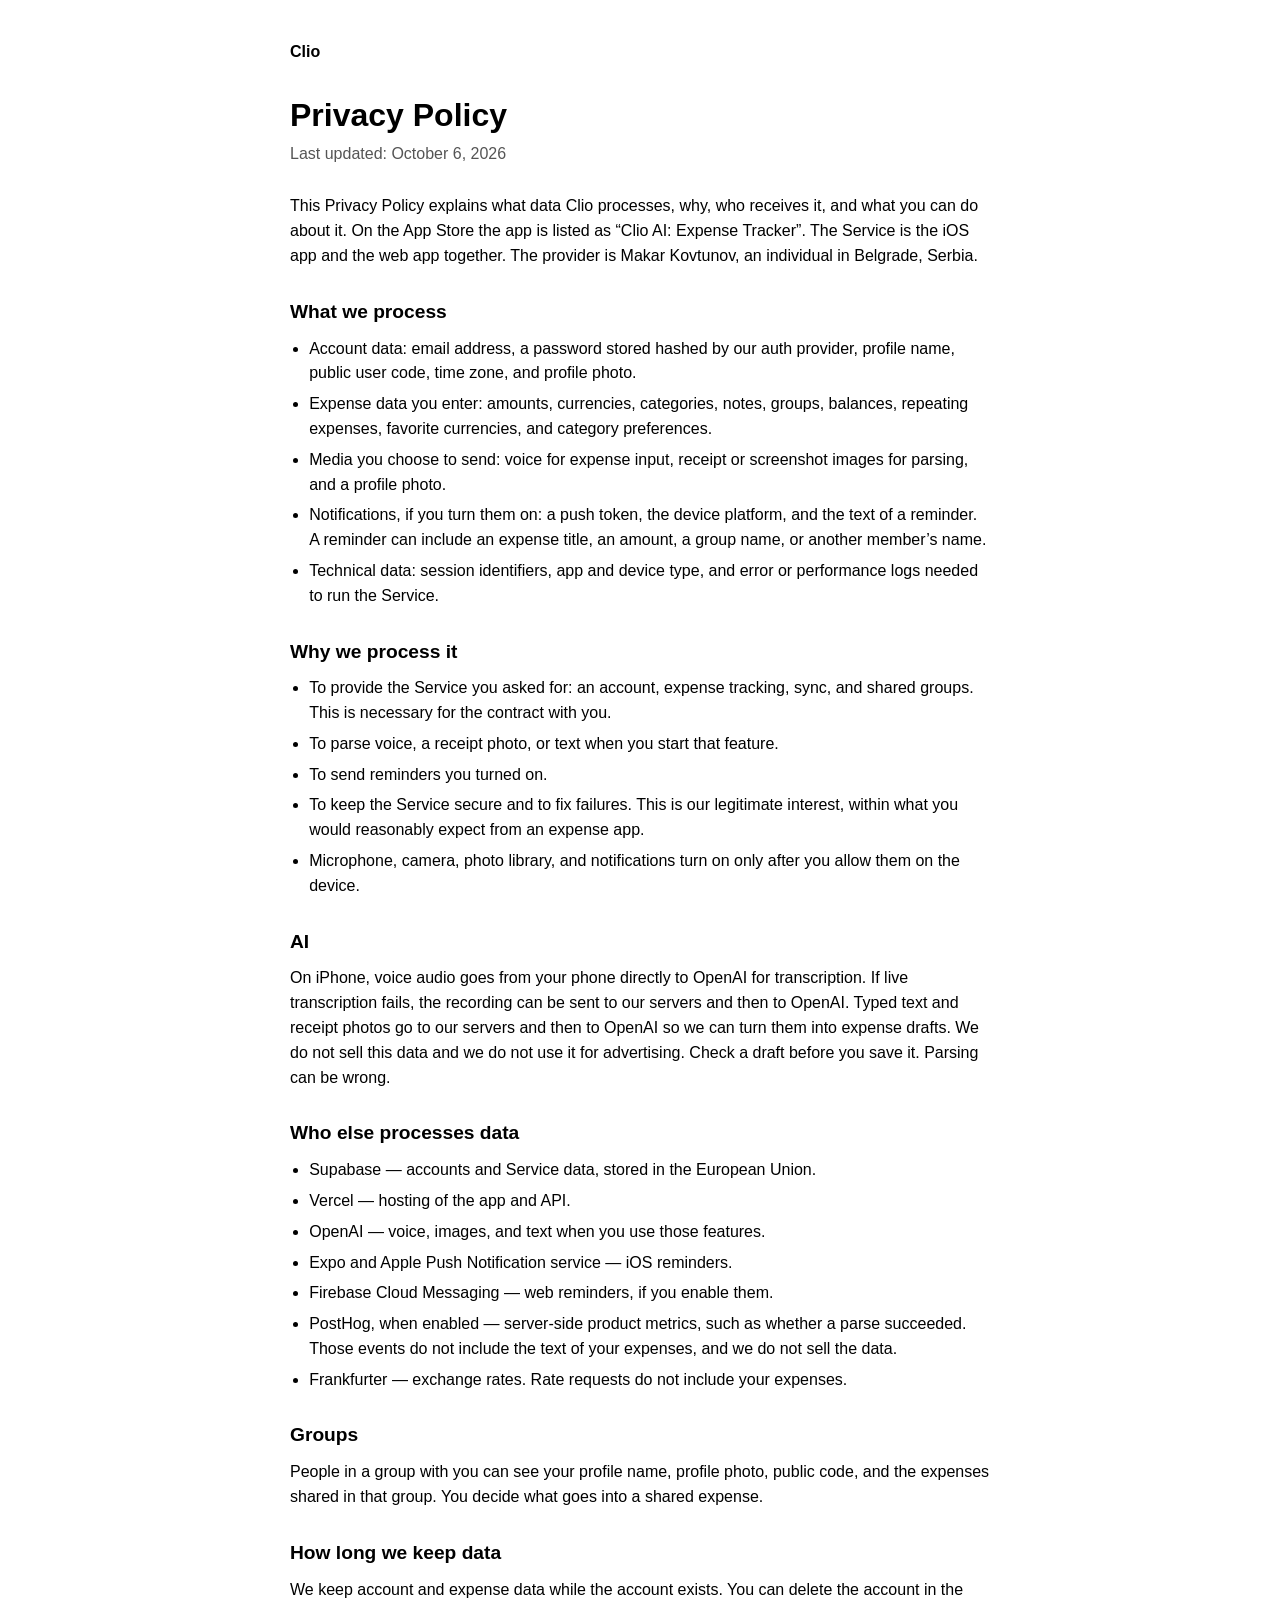
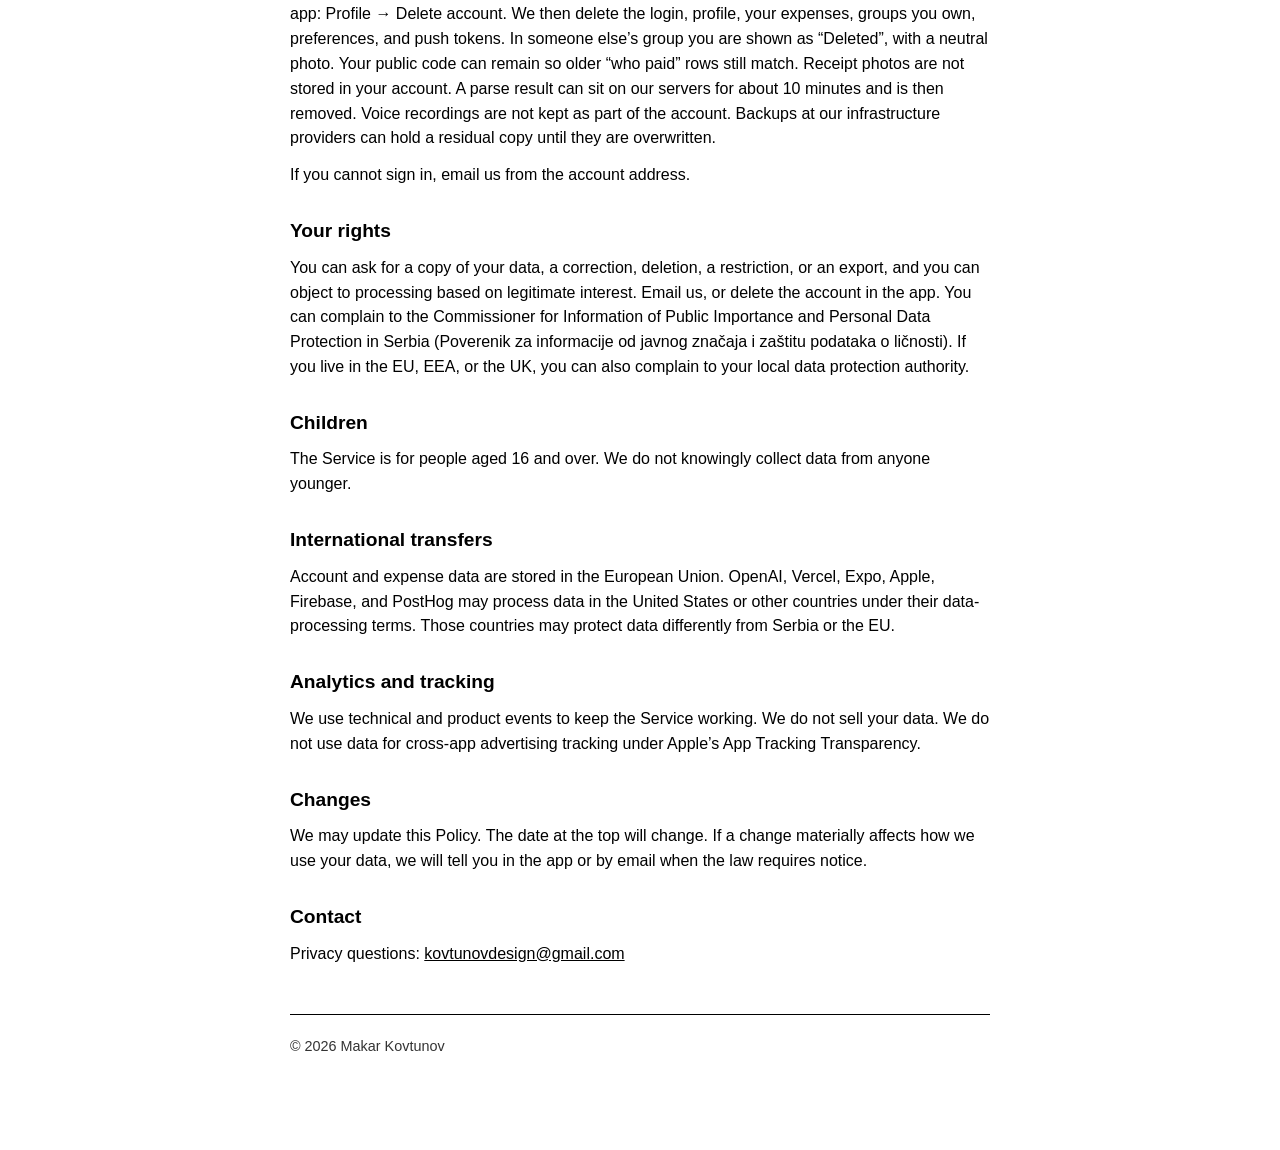
<file: privacy-policy.html>
<!DOCTYPE html>
<html lang="en">
<head>
  <meta charset="utf-8" />
  <meta name="viewport" content="width=device-width, initial-scale=1" />
  <title>Privacy Policy</title>
  <link rel="stylesheet" href="style.css" />
  <link rel="icon" href="assets/icon.png" />
</head>
<body>
  <div class="wrap">
    <header>
      <a class="home" href="index.html">Clio</a>
    </header>
    <h1>Privacy Policy</h1>
    <p class="updated">Last updated: October 6, 2026</p>
    <p>This Privacy Policy explains what data Clio processes, why, who receives it, and what you can do about it. On the App Store the app is listed as “Clio AI: Expense Tracker”. The Service is the iOS app and the web app together. The provider is Makar Kovtunov, an individual in Belgrade, Serbia.</p>
<h2>What we process</h2>
<ul>
<li>Account data: email address, a password stored hashed by our auth provider, profile name, public user code, time zone, and profile photo.</li>
<li>Expense data you enter: amounts, currencies, categories, notes, groups, balances, repeating expenses, favorite currencies, and category preferences.</li>
<li>Media you choose to send: voice for expense input, receipt or screenshot images for parsing, and a profile photo.</li>
<li>Notifications, if you turn them on: a push token, the device platform, and the text of a reminder. A reminder can include an expense title, an amount, a group name, or another member’s name.</li>
<li>Technical data: session identifiers, app and device type, and error or performance logs needed to run the Service.</li>
</ul>
<h2>Why we process it</h2>
<ul>
<li>To provide the Service you asked for: an account, expense tracking, sync, and shared groups. This is necessary for the contract with you.</li>
<li>To parse voice, a receipt photo, or text when you start that feature.</li>
<li>To send reminders you turned on.</li>
<li>To keep the Service secure and to fix failures. This is our legitimate interest, within what you would reasonably expect from an expense app.</li>
<li>Microphone, camera, photo library, and notifications turn on only after you allow them on the device.</li>
</ul>
<h2>AI</h2>
<p>On iPhone, voice audio goes from your phone directly to OpenAI for transcription. If live transcription fails, the recording can be sent to our servers and then to OpenAI. Typed text and receipt photos go to our servers and then to OpenAI so we can turn them into expense drafts. We do not sell this data and we do not use it for advertising. Check a draft before you save it. Parsing can be wrong.</p>
<h2>Who else processes data</h2>
<ul>
<li>Supabase — accounts and Service data, stored in the European Union.</li>
<li>Vercel — hosting of the app and API.</li>
<li>OpenAI — voice, images, and text when you use those features.</li>
<li>Expo and Apple Push Notification service — iOS reminders.</li>
<li>Firebase Cloud Messaging — web reminders, if you enable them.</li>
<li>PostHog, when enabled — server-side product metrics, such as whether a parse succeeded. Those events do not include the text of your expenses, and we do not sell the data.</li>
<li>Frankfurter — exchange rates. Rate requests do not include your expenses.</li>
</ul>
<h2>Groups</h2>
<p>People in a group with you can see your profile name, profile photo, public code, and the expenses shared in that group. You decide what goes into a shared expense.</p>
<h2>How long we keep data</h2>
<p>We keep account and expense data while the account exists. You can delete the account in the app: Profile → Delete account. We then delete the login, profile, your expenses, groups you own, preferences, and push tokens. In someone else’s group you are shown as “Deleted”, with a neutral photo. Your public code can remain so older “who paid” rows still match. Receipt photos are not stored in your account. A parse result can sit on our servers for about 10 minutes and is then removed. Voice recordings are not kept as part of the account. Backups at our infrastructure providers can hold a residual copy until they are overwritten.</p>
<p>If you cannot sign in, email us from the account address.</p>
<h2>Your rights</h2>
<p>You can ask for a copy of your data, a correction, deletion, a restriction, or an export, and you can object to processing based on legitimate interest. Email us, or delete the account in the app. You can complain to the Commissioner for Information of Public Importance and Personal Data Protection in Serbia (Poverenik za informacije od javnog značaja i zaštitu podataka o ličnosti). If you live in the EU, EEA, or the UK, you can also complain to your local data protection authority.</p>
<h2>Children</h2>
<p>The Service is for people aged 16 and over. We do not knowingly collect data from anyone younger.</p>
<h2>International transfers</h2>
<p>Account and expense data are stored in the European Union. OpenAI, Vercel, Expo, Apple, Firebase, and PostHog may process data in the United States or other countries under their data-processing terms. Those countries may protect data differently from Serbia or the EU.</p>
<h2>Analytics and tracking</h2>
<p>We use technical and product events to keep the Service working. We do not sell your data. We do not use data for cross-app advertising tracking under Apple’s App Tracking Transparency.</p>
<h2>Changes</h2>
<p>We may update this Policy. The date at the top will change. If a change materially affects how we use your data, we will tell you in the app or by email when the law requires notice.</p>
<h2>Contact</h2>
<p>Privacy questions: <a href="mailto:kovtunovdesign@gmail.com">kovtunovdesign@gmail.com</a></p>
    <footer><p>© 2026 Makar Kovtunov</p></footer>
  </div>
</body>
</html>
</file>
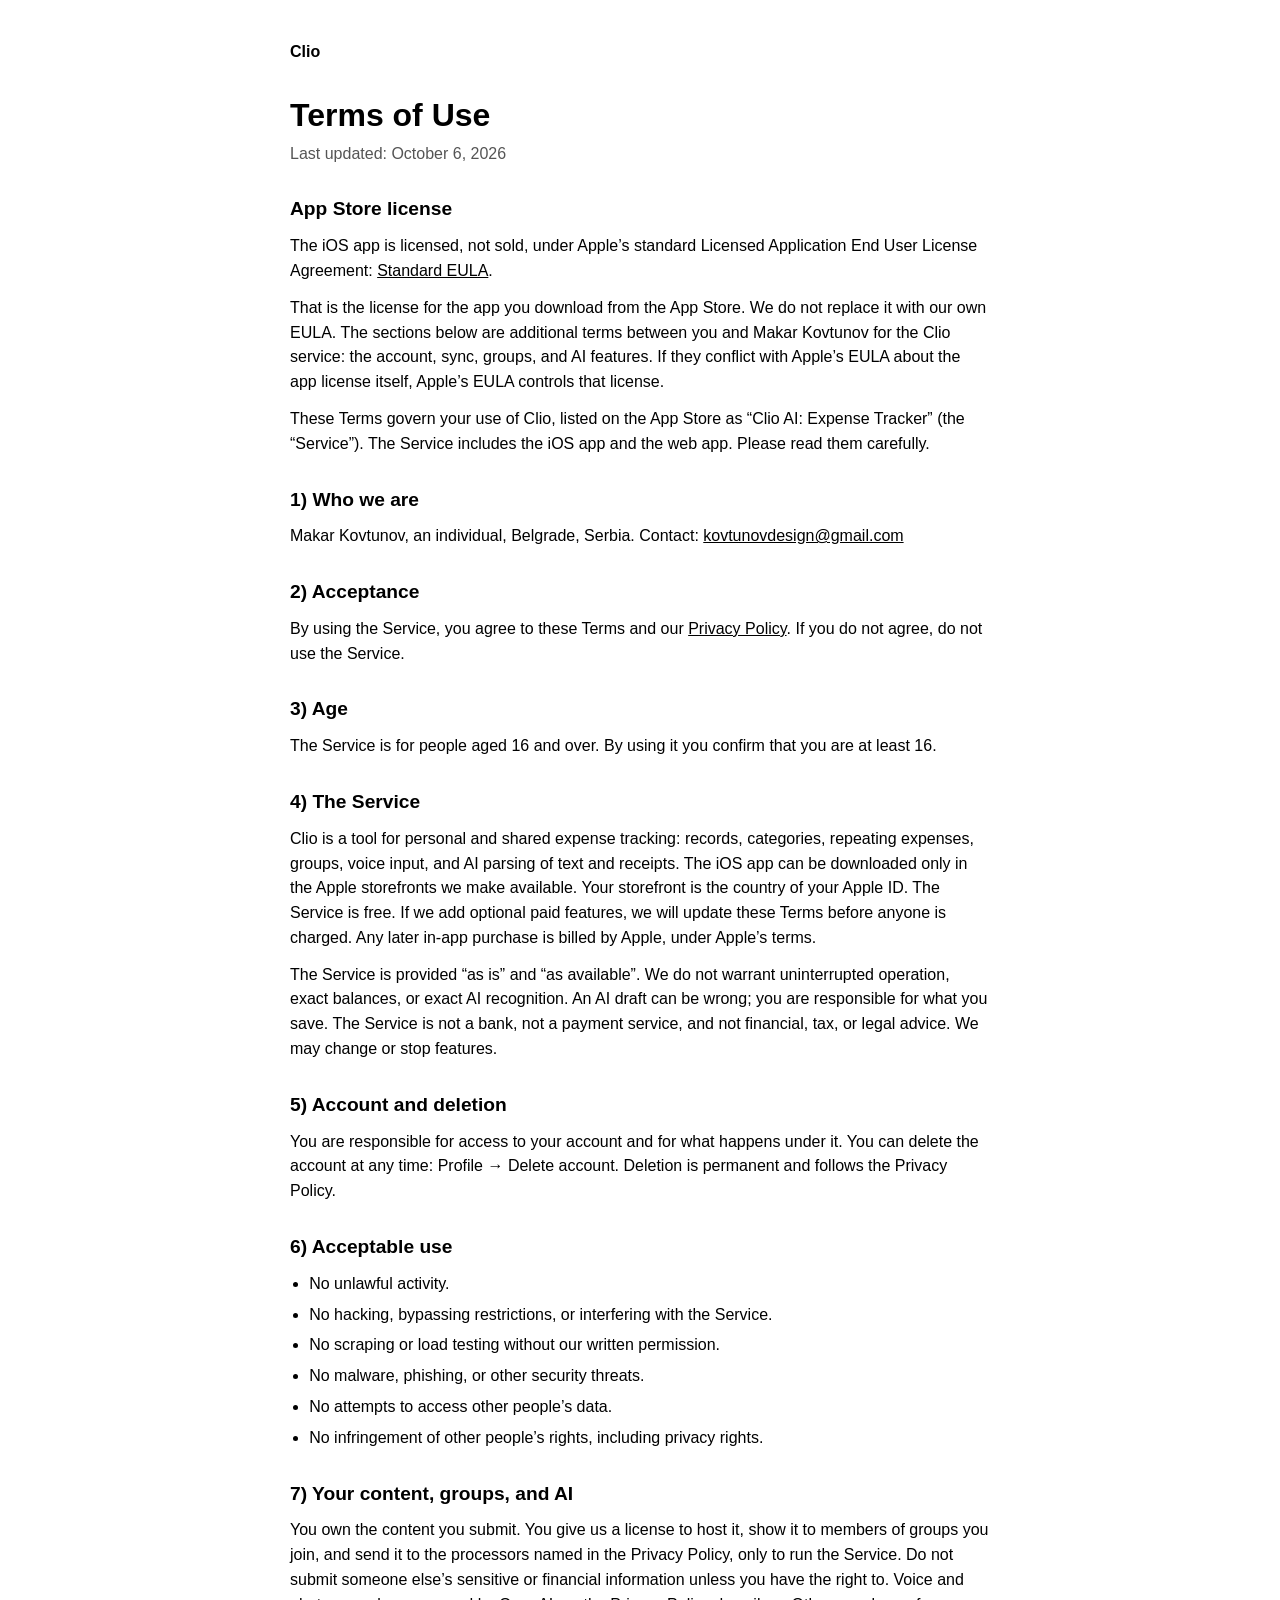
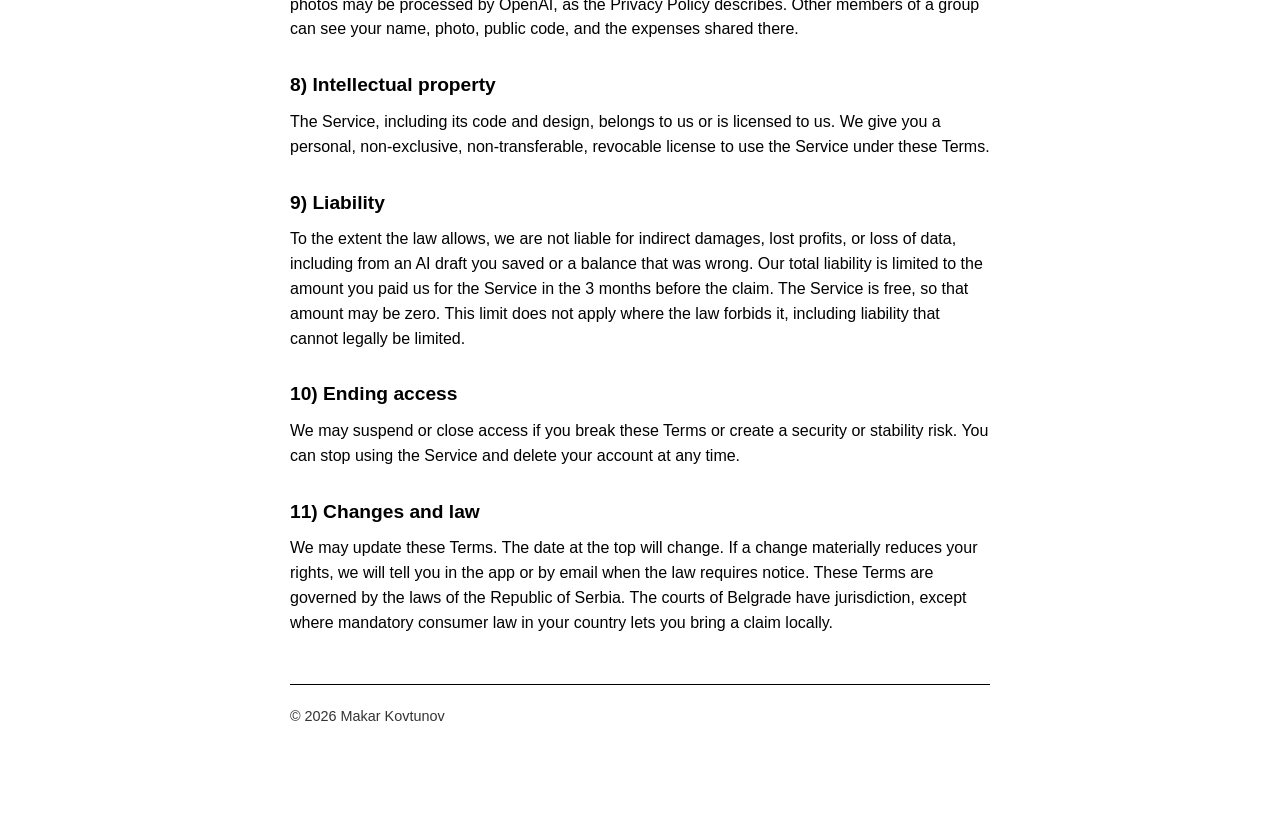
<file: terms-and-conditions.html>
<!DOCTYPE html>
<html lang="en">
<head>
  <meta charset="utf-8" />
  <meta name="viewport" content="width=device-width, initial-scale=1" />
  <title>Terms of Use</title>
  <link rel="stylesheet" href="style.css" />
  <link rel="icon" href="assets/icon.png" />
</head>
<body>
  <div class="wrap">
    <header>
      <a class="home" href="index.html">Clio</a>
    </header>
    <h1>Terms of Use</h1>
    <p class="updated">Last updated: October 6, 2026</p>
    <h2>App Store license</h2>
<p>The iOS app is licensed, not sold, under Apple’s standard Licensed Application End User License Agreement: <a href="https://www.apple.com/legal/internet-services/itunes/dev/stdeula/">Standard EULA</a>.</p>
<p>That is the license for the app you download from the App Store. We do not replace it with our own EULA. The sections below are additional terms between you and Makar Kovtunov for the Clio service: the account, sync, groups, and AI features. If they conflict with Apple’s EULA about the app license itself, Apple’s EULA controls that license.</p>
<p>These Terms govern your use of Clio, listed on the App Store as “Clio AI: Expense Tracker” (the “Service”). The Service includes the iOS app and the web app. Please read them carefully.</p>
<h2>1) Who we are</h2>
<p>Makar Kovtunov, an individual, Belgrade, Serbia. Contact: <a href="mailto:kovtunovdesign@gmail.com">kovtunovdesign@gmail.com</a></p>
<h2>2) Acceptance</h2>
<p>By using the Service, you agree to these Terms and our <a href="privacy-policy.html">Privacy Policy</a>. If you do not agree, do not use the Service.</p>
<h2>3) Age</h2>
<p>The Service is for people aged 16 and over. By using it you confirm that you are at least 16.</p>
<h2>4) The Service</h2>
<p>Clio is a tool for personal and shared expense tracking: records, categories, repeating expenses, groups, voice input, and AI parsing of text and receipts. The iOS app can be downloaded only in the Apple storefronts we make available. Your storefront is the country of your Apple ID. The Service is free. If we add optional paid features, we will update these Terms before anyone is charged. Any later in-app purchase is billed by Apple, under Apple’s terms.</p>
<p>The Service is provided “as is” and “as available”. We do not warrant uninterrupted operation, exact balances, or exact AI recognition. An AI draft can be wrong; you are responsible for what you save. The Service is not a bank, not a payment service, and not financial, tax, or legal advice. We may change or stop features.</p>
<h2>5) Account and deletion</h2>
<p>You are responsible for access to your account and for what happens under it. You can delete the account at any time: Profile → Delete account. Deletion is permanent and follows the Privacy Policy.</p>
<h2>6) Acceptable use</h2>
<ul>
<li>No unlawful activity.</li>
<li>No hacking, bypassing restrictions, or interfering with the Service.</li>
<li>No scraping or load testing without our written permission.</li>
<li>No malware, phishing, or other security threats.</li>
<li>No attempts to access other people’s data.</li>
<li>No infringement of other people’s rights, including privacy rights.</li>
</ul>
<h2>7) Your content, groups, and AI</h2>
<p>You own the content you submit. You give us a license to host it, show it to members of groups you join, and send it to the processors named in the Privacy Policy, only to run the Service. Do not submit someone else’s sensitive or financial information unless you have the right to. Voice and photos may be processed by OpenAI, as the Privacy Policy describes. Other members of a group can see your name, photo, public code, and the expenses shared there.</p>
<h2>8) Intellectual property</h2>
<p>The Service, including its code and design, belongs to us or is licensed to us. We give you a personal, non-exclusive, non-transferable, revocable license to use the Service under these Terms.</p>
<h2>9) Liability</h2>
<p>To the extent the law allows, we are not liable for indirect damages, lost profits, or loss of data, including from an AI draft you saved or a balance that was wrong. Our total liability is limited to the amount you paid us for the Service in the 3 months before the claim. The Service is free, so that amount may be zero. This limit does not apply where the law forbids it, including liability that cannot legally be limited.</p>
<h2>10) Ending access</h2>
<p>We may suspend or close access if you break these Terms or create a security or stability risk. You can stop using the Service and delete your account at any time.</p>
<h2>11) Changes and law</h2>
<p>We may update these Terms. The date at the top will change. If a change materially reduces your rights, we will tell you in the app or by email when the law requires notice. These Terms are governed by the laws of the Republic of Serbia. The courts of Belgrade have jurisdiction, except where mandatory consumer law in your country lets you bring a claim locally.</p>
    <footer><p>© 2026 Makar Kovtunov</p></footer>
  </div>
</body>
</html>
</file>
<file: style.css>
* { margin: 0; padding: 0; box-sizing: border-box; }
body {
  font-family: -apple-system, BlinkMacSystemFont, "Segoe UI", sans-serif;
  background: #fff;
  color: #000;
  line-height: 1.55;
  padding: 40px 20px 80px;
}
.wrap { max-width: 700px; margin: 0 auto; }
a { color: #000; }
header {
  display: flex;
  justify-content: space-between;
  align-items: center;
  gap: 16px;
  margin-bottom: 32px;
}
.home { color: #000; text-decoration: none; font-weight: 600; }
h1 { font-size: 2rem; font-weight: 600; line-height: 1.15; }
.subtitle { color: #555; font-size: 1rem; margin-top: 4px; }
.updated { color: #555; margin: 8px 0 28px; }
h2 { font-size: 1.2rem; margin: 28px 0 10px; }
p, ul { margin-bottom: 12px; }
ul { padding-left: 1.2em; }
li { margin-bottom: 6px; }
.landing-header { margin-bottom: 8px; }
.brand { display: flex; align-items: center; gap: 14px; }
.logo { width: 52px; height: 52px; border-radius: 12px; display: block; }
.hero { display: flex; justify-content: center; margin: 28px 0 4px; }
.hero-frame {
  width: 118px;
  max-width: 34%;
  overflow: hidden;
  border-radius: 22px;
  border: 1px solid #e4e4e4;
  line-height: 0;
}
.hero-frame img { width: 100%; height: auto; display: block; }
.cards { display: grid; gap: 20px; margin-top: 28px; }
.card {
  border: 1px solid #000;
  background: #fff;
  padding: 24px;
  text-decoration: none;
  color: #000;
}
.card:hover { background: #000; color: #fff; }
.card h2 { font-size: 1.3rem; margin: 0 0 10px; }
footer {
  margin-top: 48px;
  padding-top: 20px;
  border-top: 1px solid #000;
  color: #333;
  font-size: 0.9rem;
}
.langs { display: flex; gap: 14px; font-size: 0.95rem; }
.langs a { text-decoration: none; color: #555; }
.langs a[aria-current="page"] { color: #000; font-weight: 700; }
.shot { margin: 14px 0 6px; }
.shot img {
  width: min(280px, 78%);
  height: auto;
  display: block;
  border: 1px solid #e4e4e4;
  border-radius: 28px;
}
.shot figcaption { color: #555; font-size: 0.9rem; margin-top: 8px; }
</file>
